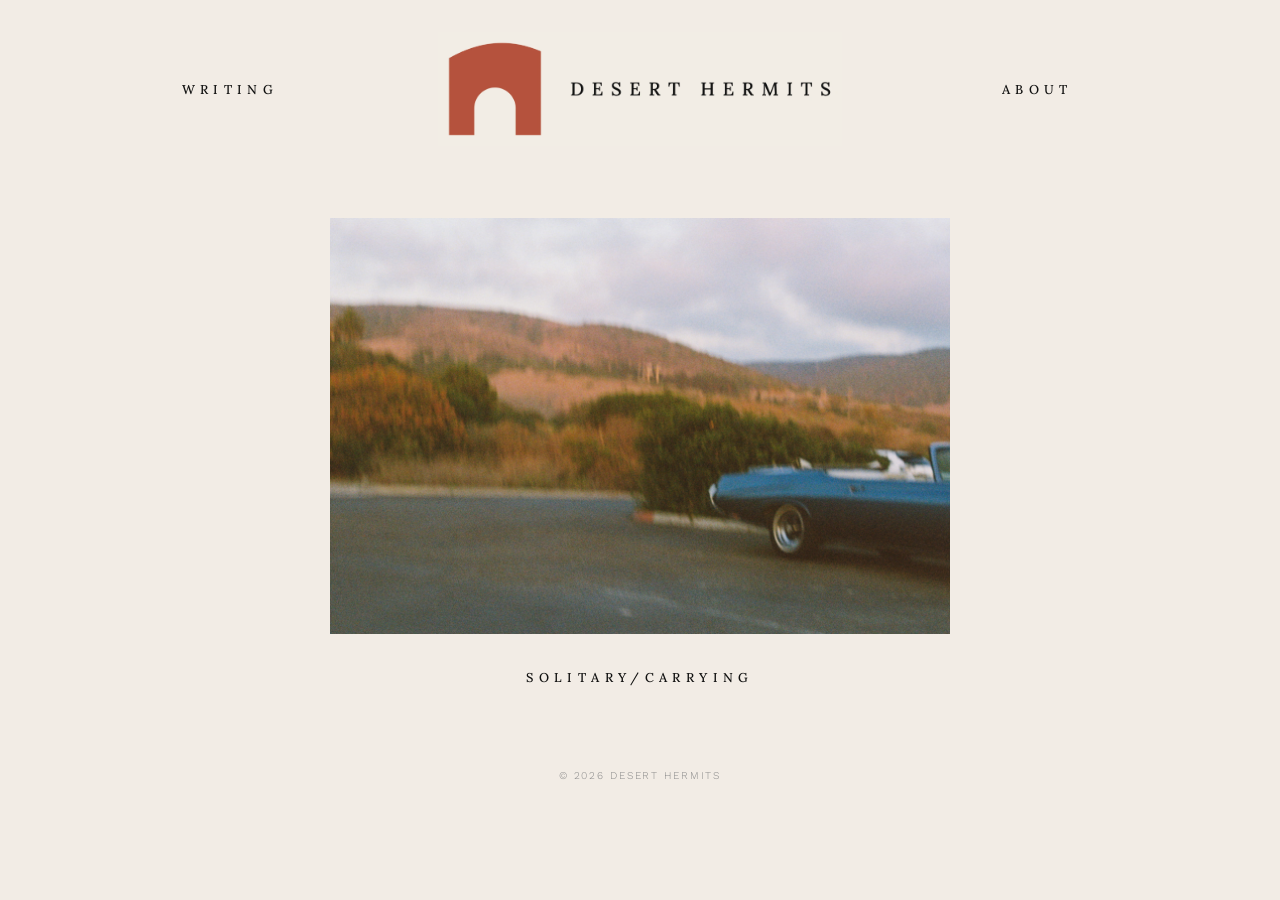
<file: index.html>
<!DOCTYPE html>
<html lang="en">
<head>
  <meta charset="UTF-8" />
  <meta name="viewport" content="width=device-width, initial-scale=1.0" />
  <title>DESERT HERMITS</title>
  <link rel="stylesheet" href="style.css" />
  <link rel="icon" type="image/png" href="images/favicon.png" />
</head>
<body>

  <header>
    <a href="stories.html" class="nav-link">Writing</a>
    <a href="index.html" class="logo-link">
      <picture>
      <source media="(max-width: 768px)" srcset="images/logo.png">
      <img src="images/logo.webp" alt="Desert Hermits" />
    </picture>
    </a>
    <a href="about.html" class="nav-link">About</a>
  <button class="nav-toggle" onclick="this.closest('header').classList.toggle('nav-open')">Menu</button>
  </header>

  <main>
    <!-- Replace src with your photo filename, e.g. src="images/car.jpg" -->
    <a href="stories.html">
      <img
        class="home-photo"
        src="images/car.jpg"
        alt="A photo"
      />
    </a>

    <p class="home-intro">
      <span class="tooltip-word">Solitary<span class="tooltip-content"><span class="dict-headword">Sol"i·ta·ry</span> <span class="dict-pron">(sŏl"ĭ·tā·rĭ)</span>, <em>a.</em> <span class="dict-etym">[L. <em>solitarius,</em> fr. <em>solus</em> alone. See <em>Sole, a.</em>]</span><span class="dict-def">Performed, passed, or endured alone.</span></span></span>/<span class="tooltip-word">Carrying<span class="tooltip-content"><span class="dict-headword">Car"ry·ing</span> <span class="dict-pron">(kăr"rĭ·ĭng)</span>, <em>pres. part. &amp; n.</em> <span class="dict-etym">[See <em>Carry, v. t.</em>]</span><span class="dict-def">The act or business of transporting from one place to another.</span></span></span>
    </p>
  </main>

  <footer>
    <p class="copyright">&copy; <span id="year"></span> Desert Hermits</p>
  </footer>
  <script>document.getElementById("year").textContent = new Date().getFullYear();</script>
</body>
</html>
</file>
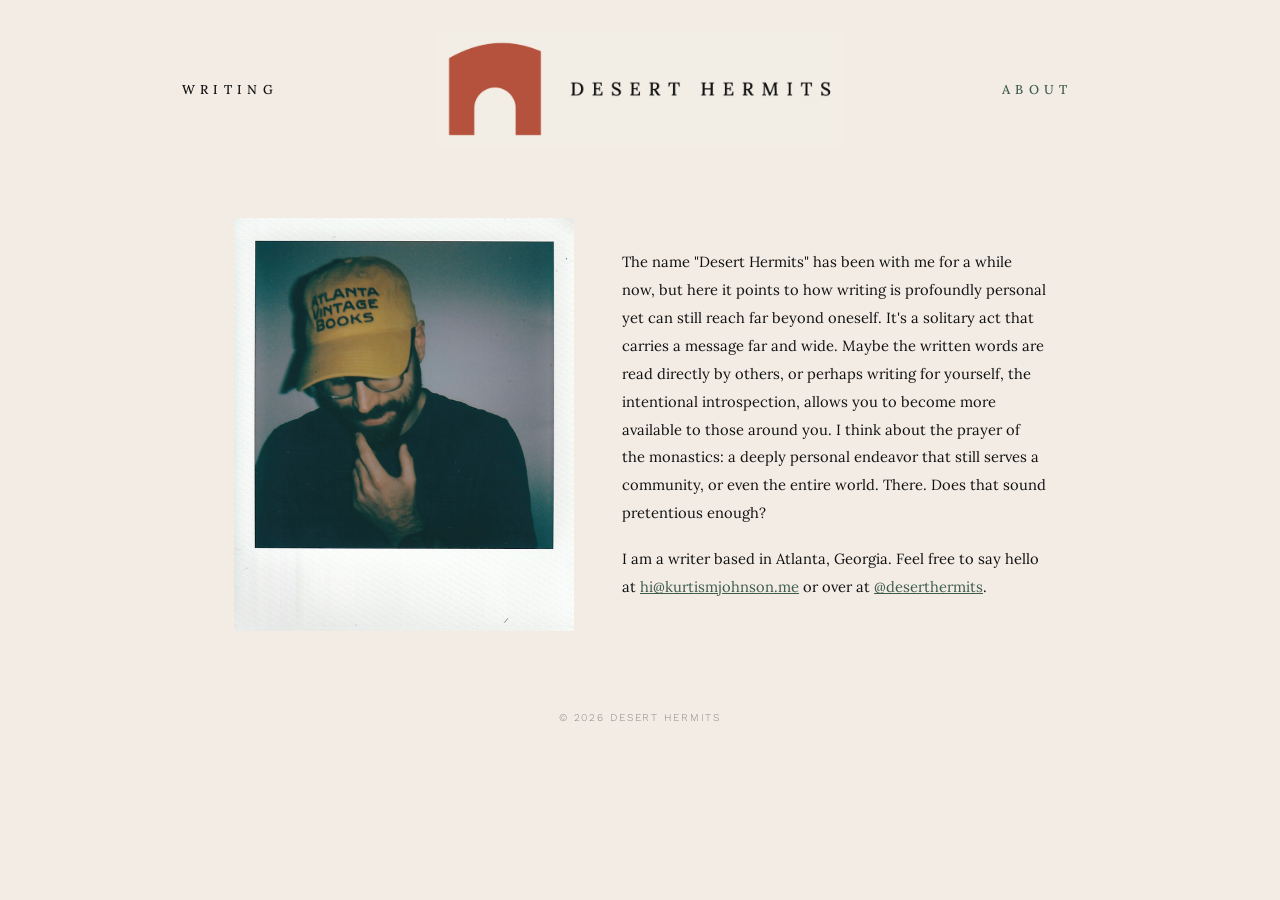
<file: about.html>
<!DOCTYPE html>
<html lang="en">
<head>
  <meta charset="UTF-8" />
  <meta name="viewport" content="width=device-width, initial-scale=1.0" />
  <title>ABOUT — DESERT HERMITS</title>
  <link rel="stylesheet" href="style.css" />
  <link rel="icon" type="image/png" href="images/favicon.png" />
</head>
<body>

  <header>
    <a href="stories.html" class="nav-link">Writing</a>
    <a href="index.html" class="logo-link">
      <picture>
      <source media="(max-width: 768px)" srcset="images/logo.png">
      <img src="images/logo.webp" alt="Desert Hermits" />
    </picture>
    </a>
    <a href="about.html" class="nav-link active">About</a>
  <button class="nav-toggle" onclick="this.closest('header').classList.toggle('nav-open')">Menu</button>
  </header>

  <main>
    <div class="about-section">
      <!-- Replace src with your photo filename, e.g. src="images/about-photo.jpg" -->
      <img
        class="about-photo"
        src="images/about-photo.jpg"
        alt="A photo of me"
      />

      <div class="about-text">
        <p>The name "Desert Hermits" has been with me for a while now, but here it points to how writing is profoundly personal yet can still reach far beyond oneself. It's a solitary act that carries a message far and wide. Maybe the written words are read directly by others, or perhaps writing for yourself, the intentional introspection, allows you to become more available to those around you. I think about the prayer of the monastics: a deeply personal endeavor that still serves a community, or even the entire world. There. Does that sound pretentious enough?</p>
        <p>I am a writer based in Atlanta, Georgia. Feel free to say hello at <a href="mailto:hi@kurtismjohnson.me">hi@kurtismjohnson.me</a> or over at <a href="https://instagram.com/deserthermits" target="_blank" rel="noopener">@deserthermits</a>.</p>
      </div>
    </div>
  </main>

  <footer>
    <p class="copyright">&copy; <span id="year"></span> Desert Hermits</p>
  </footer>
  <script>document.getElementById("year").textContent = new Date().getFullYear();</script>
</body>
</html>
</file>
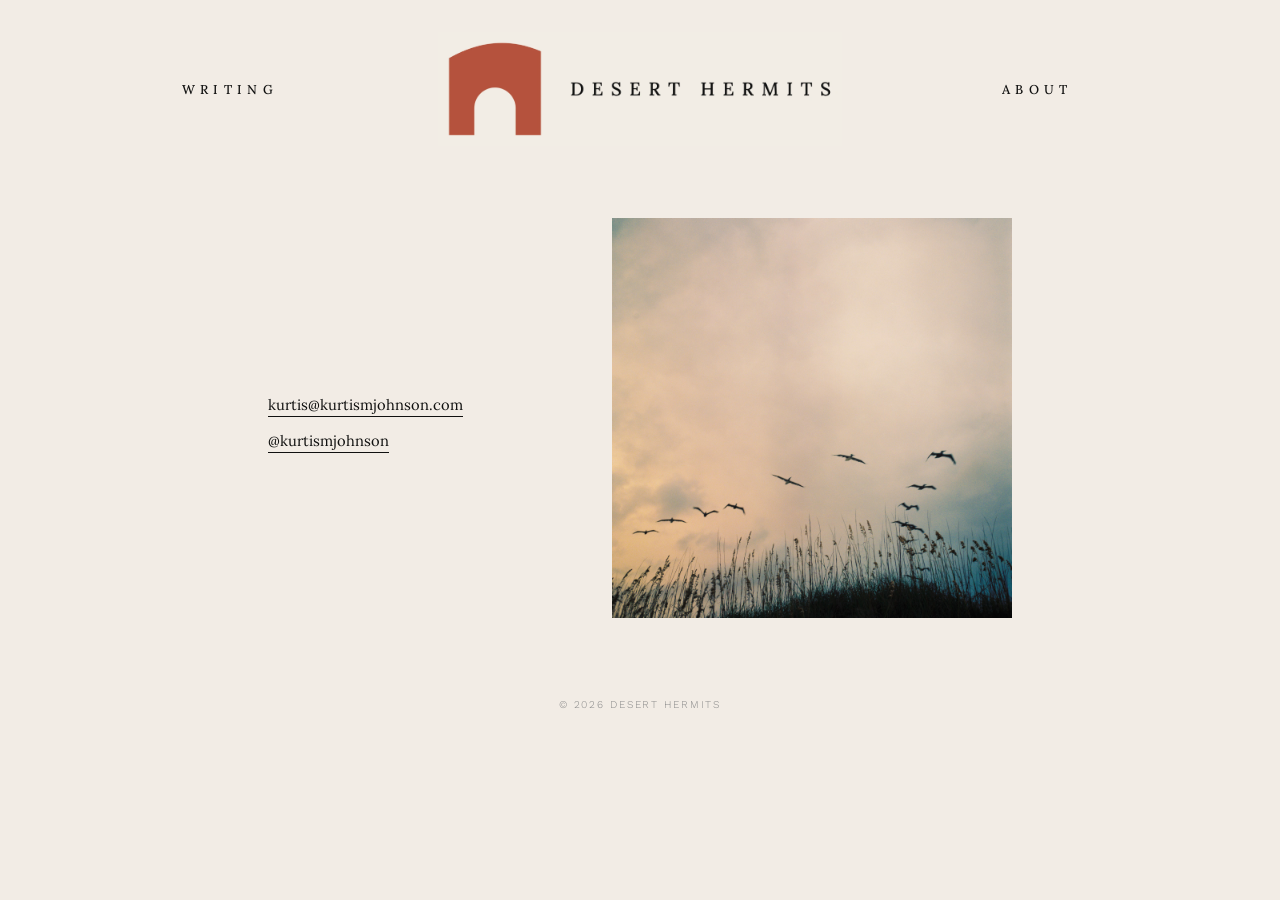
<file: contact.html>
<!DOCTYPE html>
<html lang="en">
<head>
  <meta charset="UTF-8" />
  <meta name="viewport" content="width=device-width, initial-scale=1.0" />
  <title>CONTACT — DESERT HERMITS</title>
  <link rel="stylesheet" href="style.css" />
  <link rel="icon" type="image/png" href="images/favicon.png" />
</head>
<body>

  <header>
    <a href="stories.html" class="nav-link">Writing</a>
    <a href="index.html" class="logo-link">
      <picture>
      <source media="(max-width: 768px)" srcset="images/logo.png">
      <img src="images/logo.webp" alt="Desert Hermits" />
    </picture>
    </a>
    <a href="about.html" class="nav-link">About</a>
  <button class="nav-toggle" onclick="this.closest('header').classList.toggle('nav-open')">Menu</button>
  </header>

  <main>
    <div class="contact-layout">
      <ul class="contact-links">
        <li><a href="mailto:kurtis@kurtismjohnson.com">kurtis@kurtismjohnson.com</a></li>
        <li><a href="https://instagram.com/kurtismjohnson" target="_blank" rel="noopener">@kurtismjohnson</a></li>
      </ul>
      <img class="contact-photo" src="images/contact-photo.jpg" alt="Add a description of this photo here" />
    </div>
  </main>

  <footer>
    <p class="copyright">&copy; <span id="year"></span> Desert Hermits</p>
  </footer>
  <script>document.getElementById("year").textContent = new Date().getFullYear();</script>
</body>
</html>
</file>
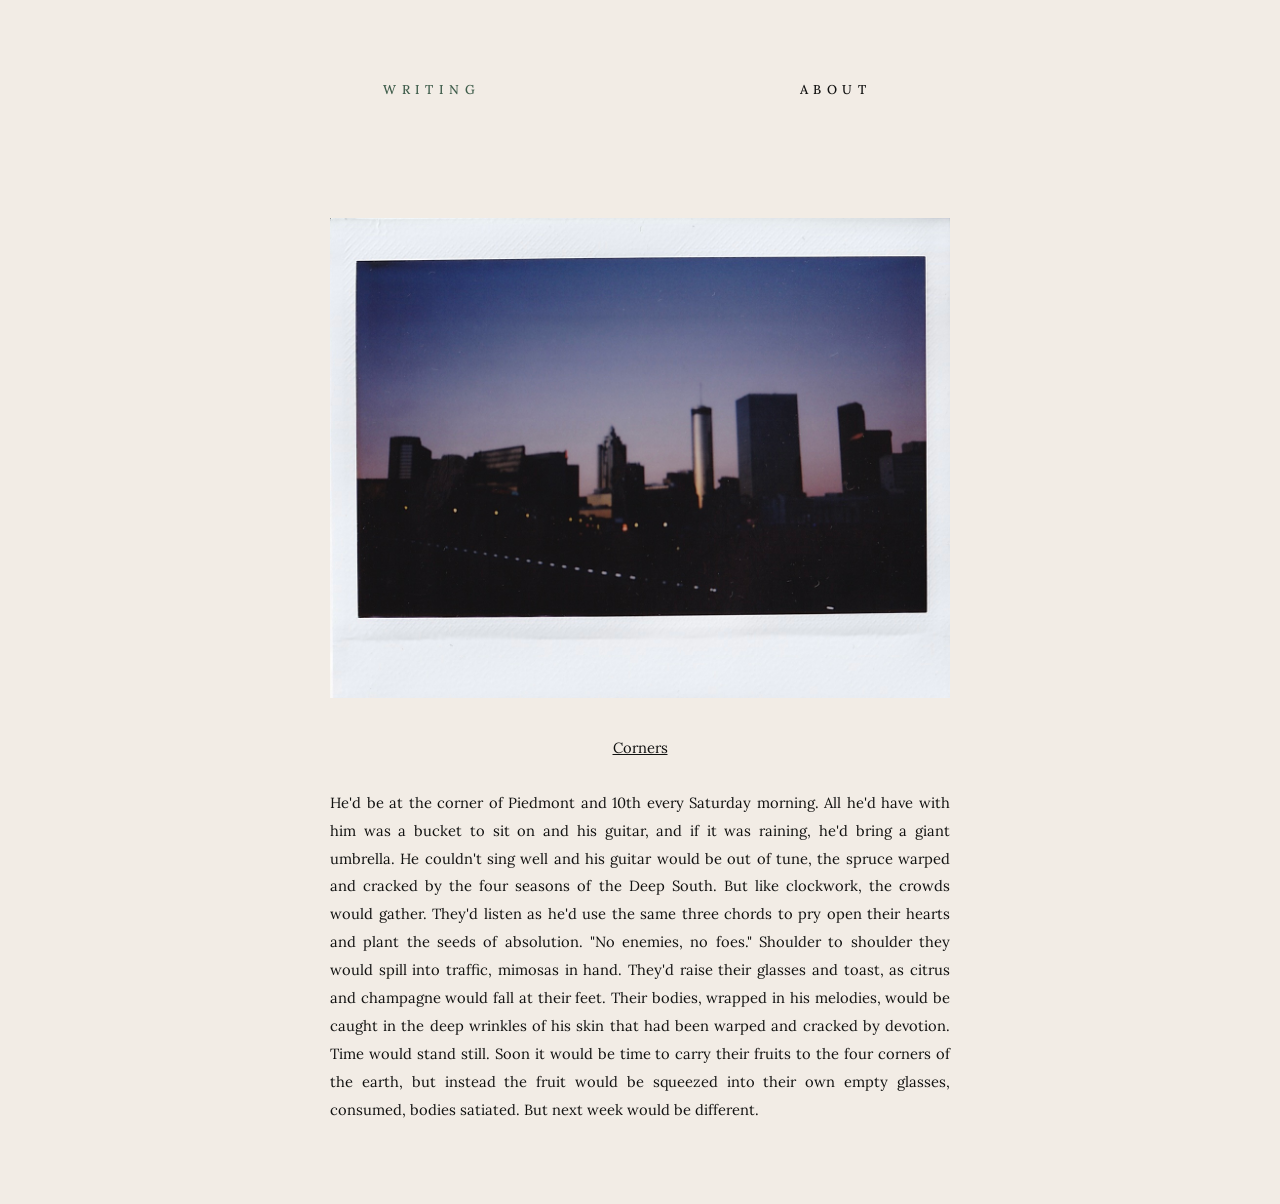
<file: corners.html>
<!DOCTYPE html>
<html lang="en">
<head>
  <meta charset="UTF-8" />
  <meta name="viewport" content="width=device-width, initial-scale=1.0" />
  <title>Corners — Desert Hermits</title>
  <link rel="stylesheet" href="style.css" />
  <link rel="icon" type="image/png" href="images/favicon.png" />
</head>
<body>

  <header>
    <a href="stories.html" class="nav-link active">Writing</a>
    <a href="index.html" class="logo-link">
      <picture>
      <source media="(max-width: 768px)" srcset="images/logo.png">
      <img src="images/logo.webp" alt="Desert Hermits" />
    </picture>
    </a>
    <a href="about.html" class="nav-link">About</a>
  <button class="nav-toggle" onclick="this.closest('header').classList.toggle('nav-open')">Menu</button>
  </header>

  <main>
    <img class="story-photo" src="images/corners-photo.jpg" alt="Add a description of this photo here" />

    <div class="story-body">
      <h1 class="story-title">Corners</h1>

      <p class="no-indent">He'd be at the corner of Piedmont and 10th every Saturday morning. All he'd have with him was a bucket to sit on and his guitar, and if it was raining, he'd bring a giant umbrella. He couldn't sing well and his guitar would be out of tune, the spruce warped and cracked by the four seasons of the Deep South. But like clockwork, the crowds would gather. They'd listen as he'd use the same three chords to pry open their hearts and plant the seeds of absolution. "No enemies, no foes." Shoulder to shoulder they would spill into traffic, mimosas in hand. They'd raise their glasses and toast, as citrus and champagne would fall at their feet. Their bodies, wrapped in his melodies, would be caught in the deep wrinkles of his skin that had been warped and cracked by devotion. Time would stand still. Soon it would be time to carry their fruits to the four corners of the earth, but instead the fruit would be squeezed into their own empty glasses, consumed, bodies satiated. But next week would be different.</p>

    </div>
  </main>

</body>
</html>
</file>
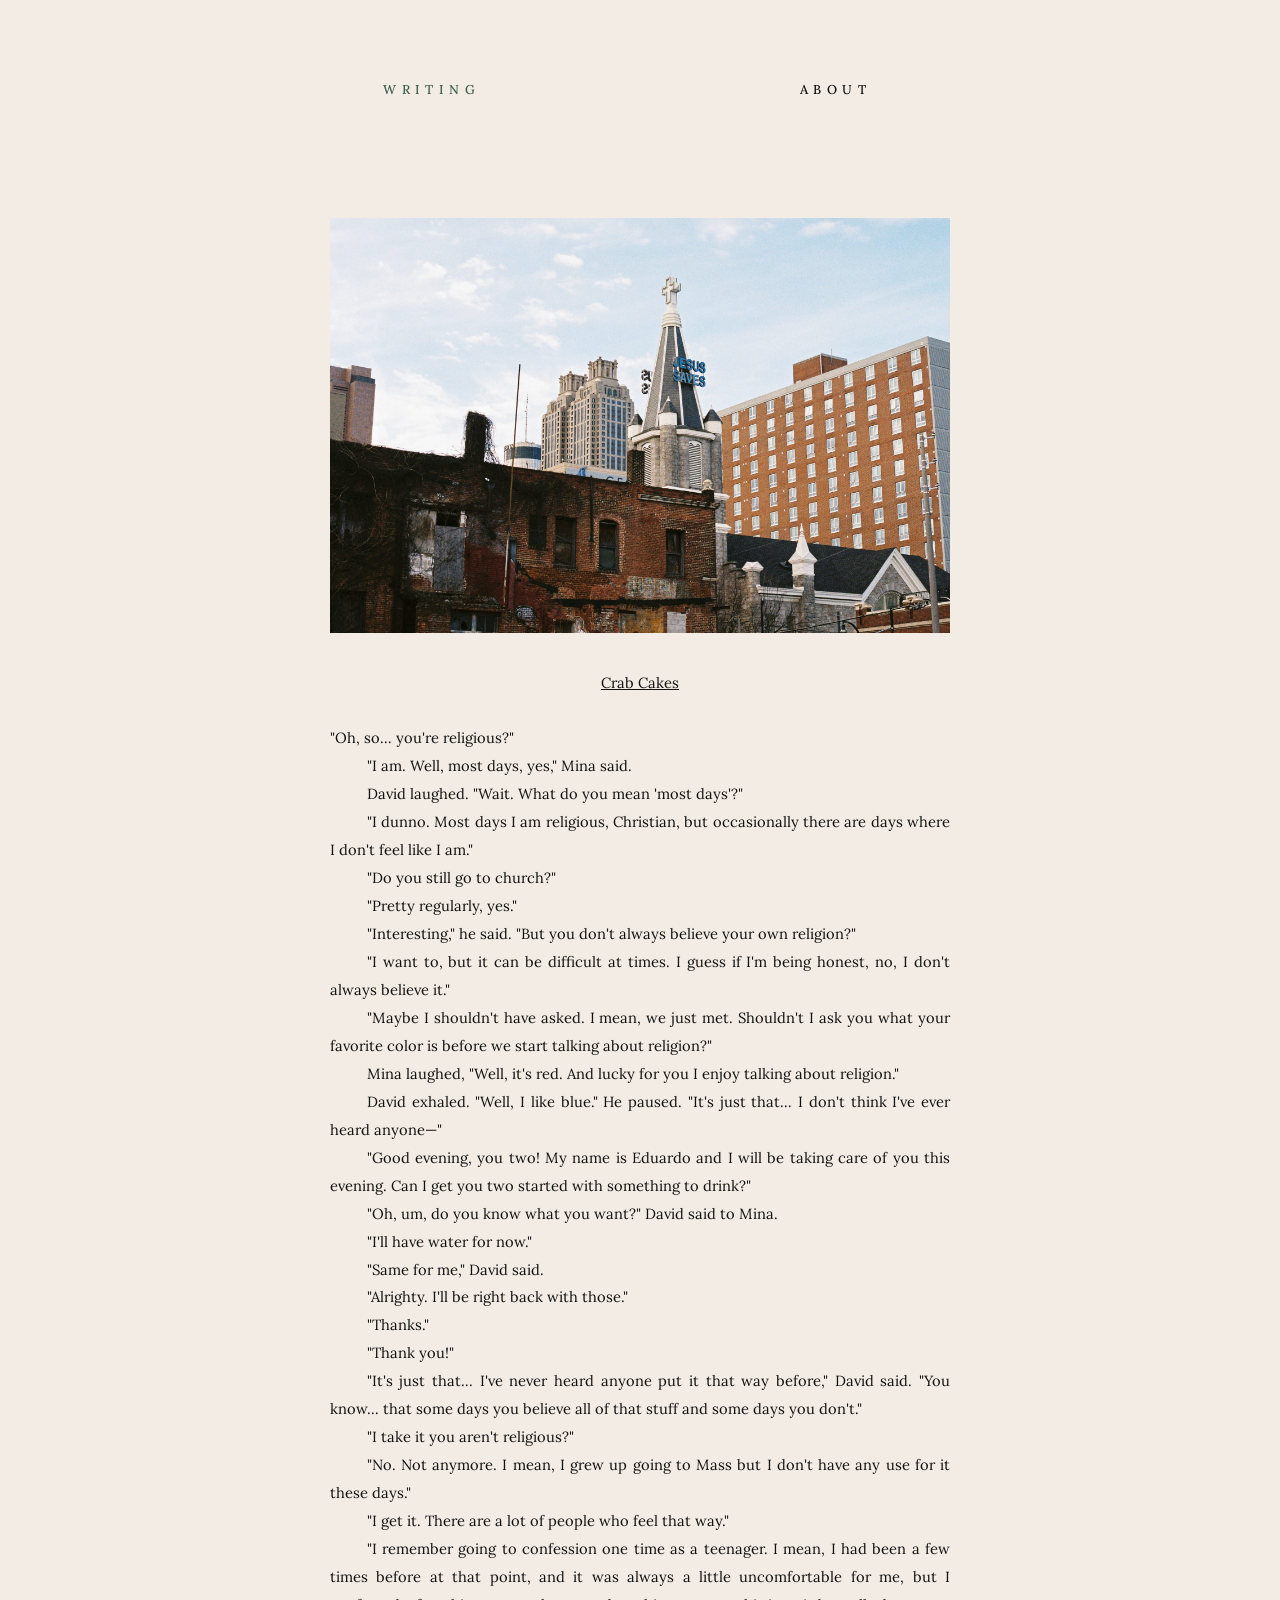
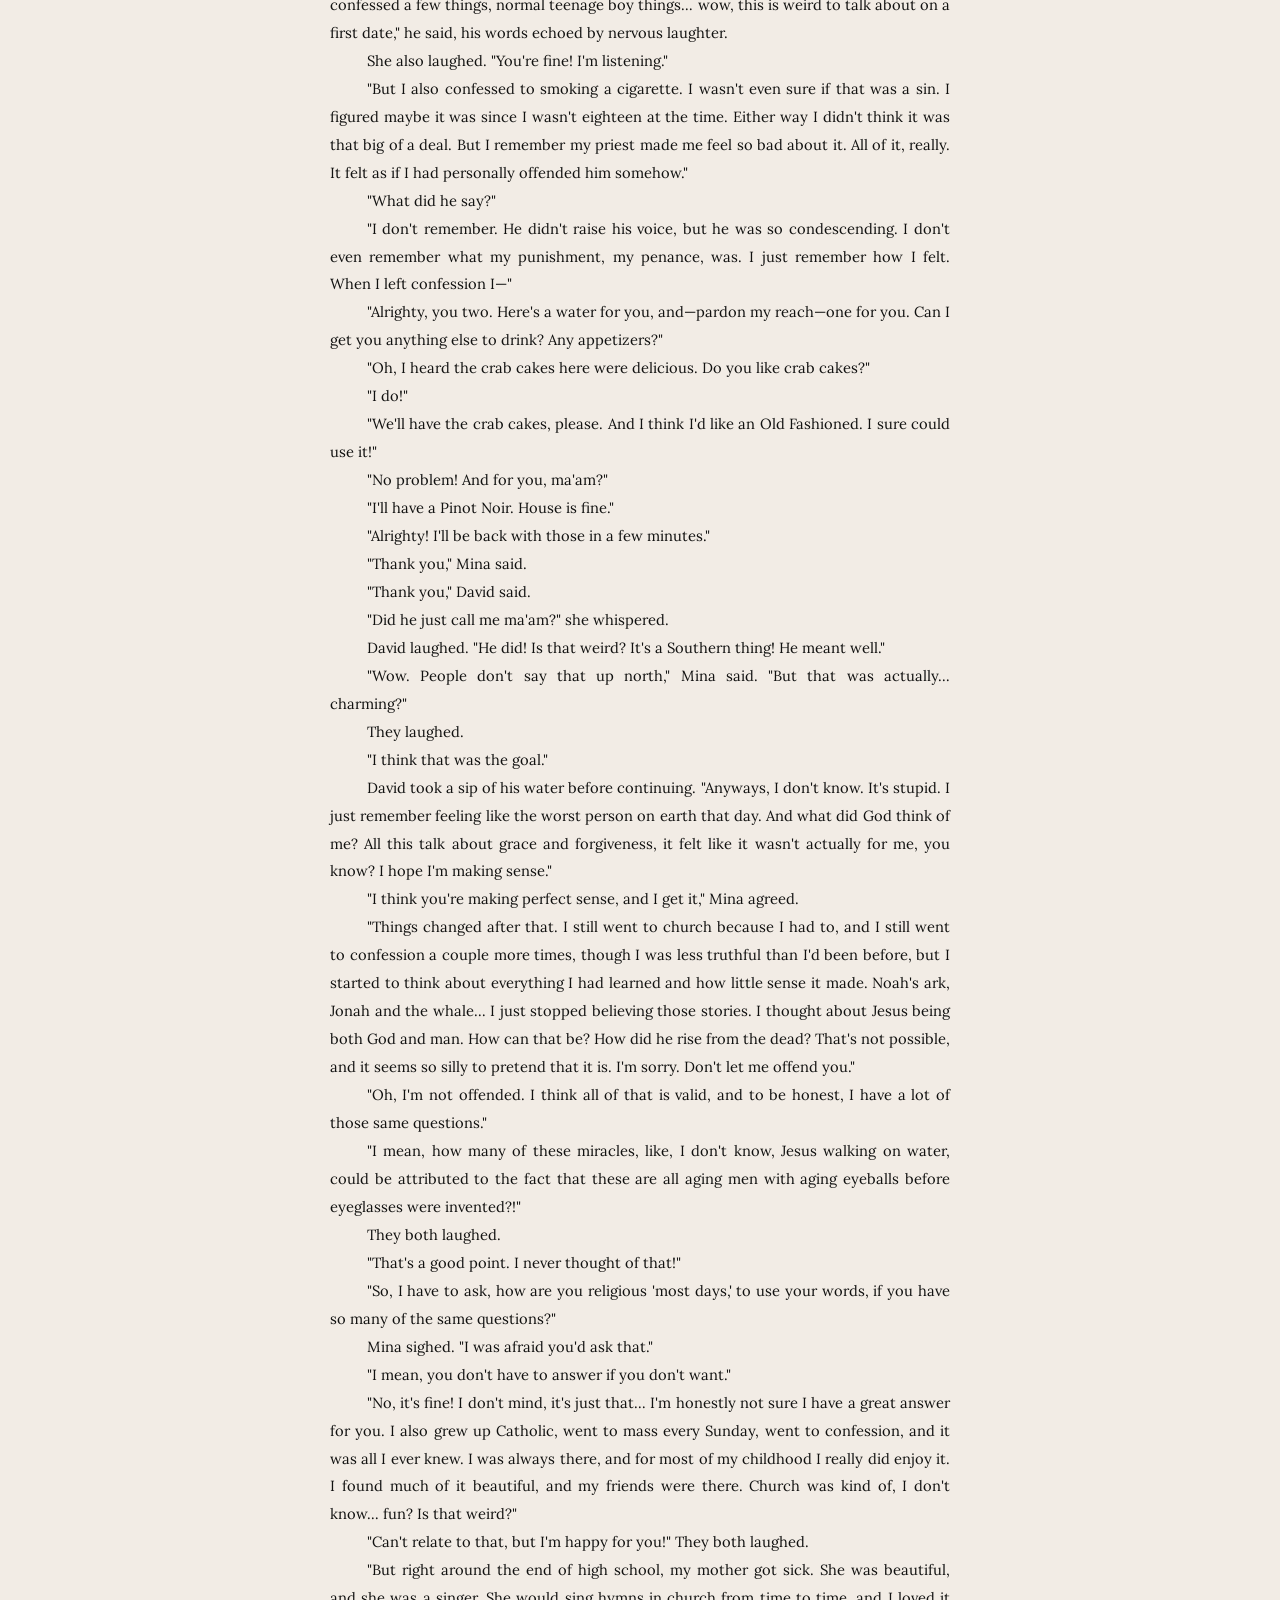
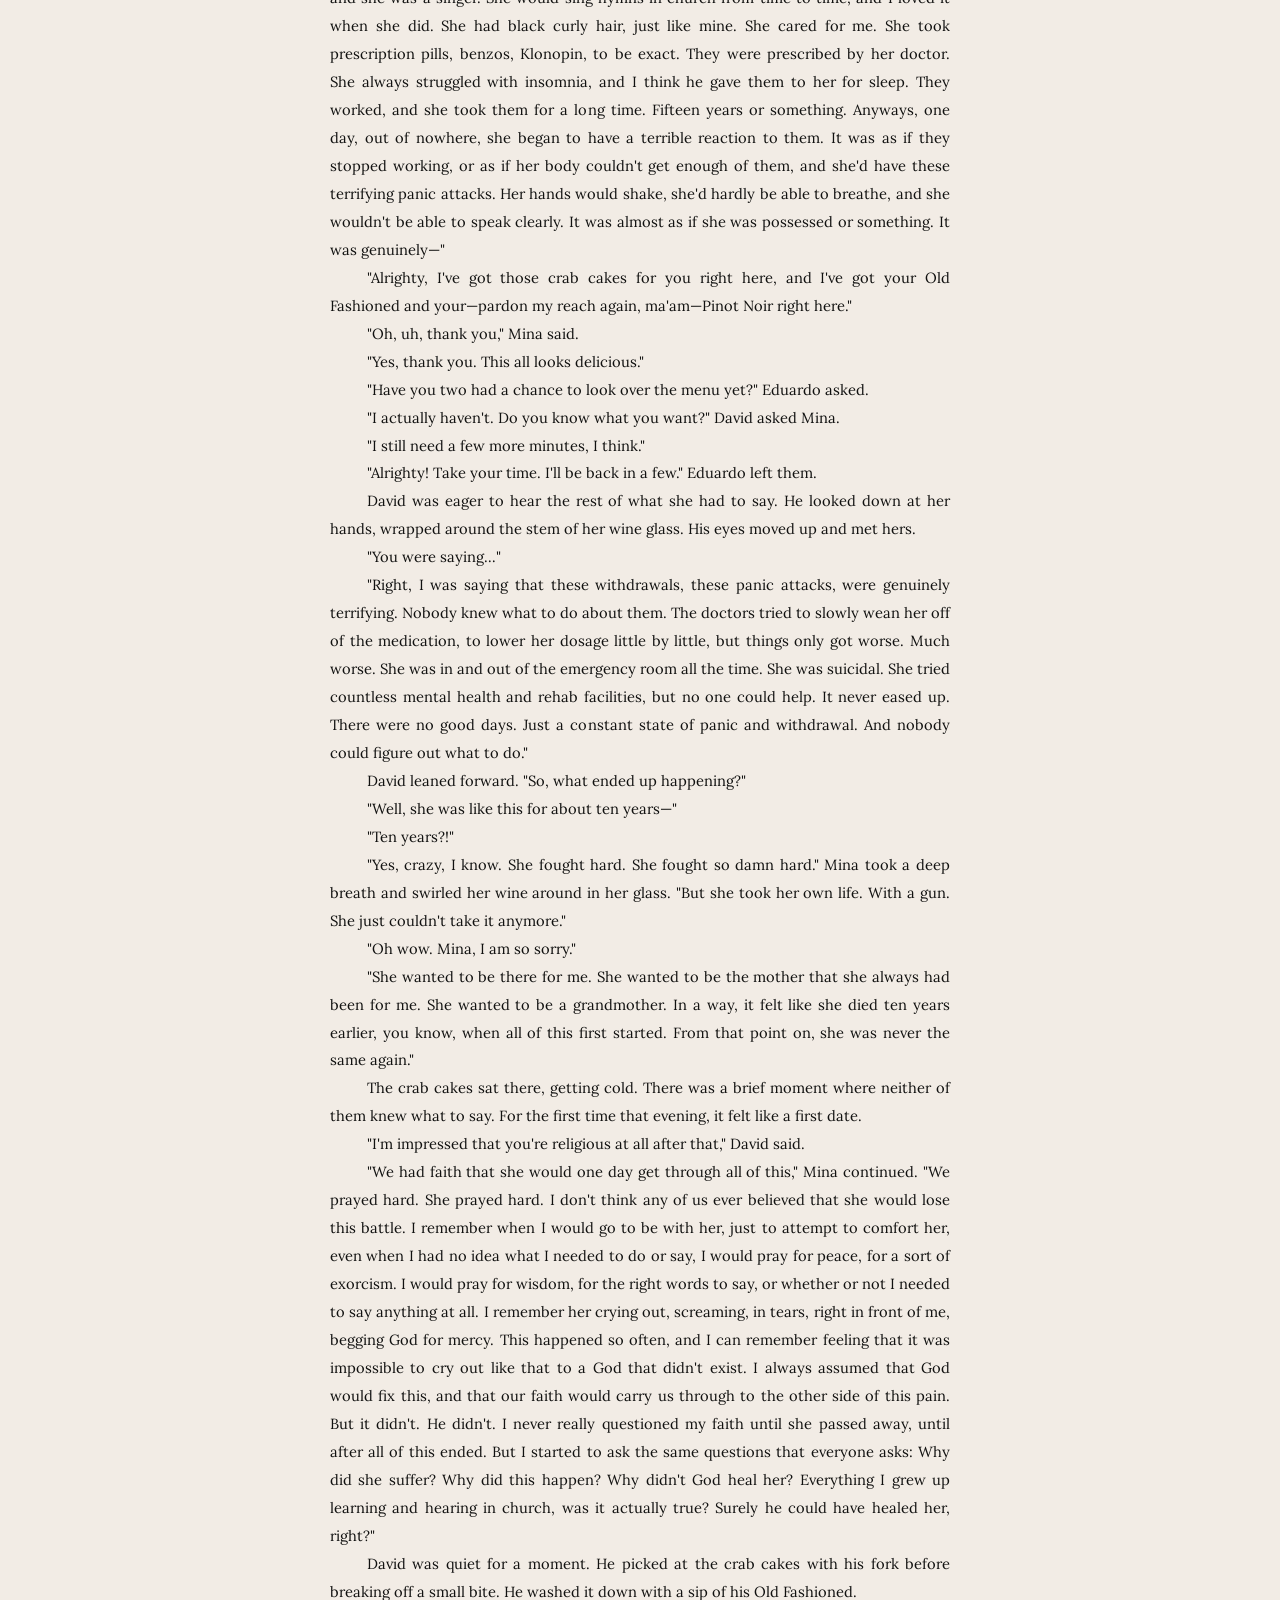
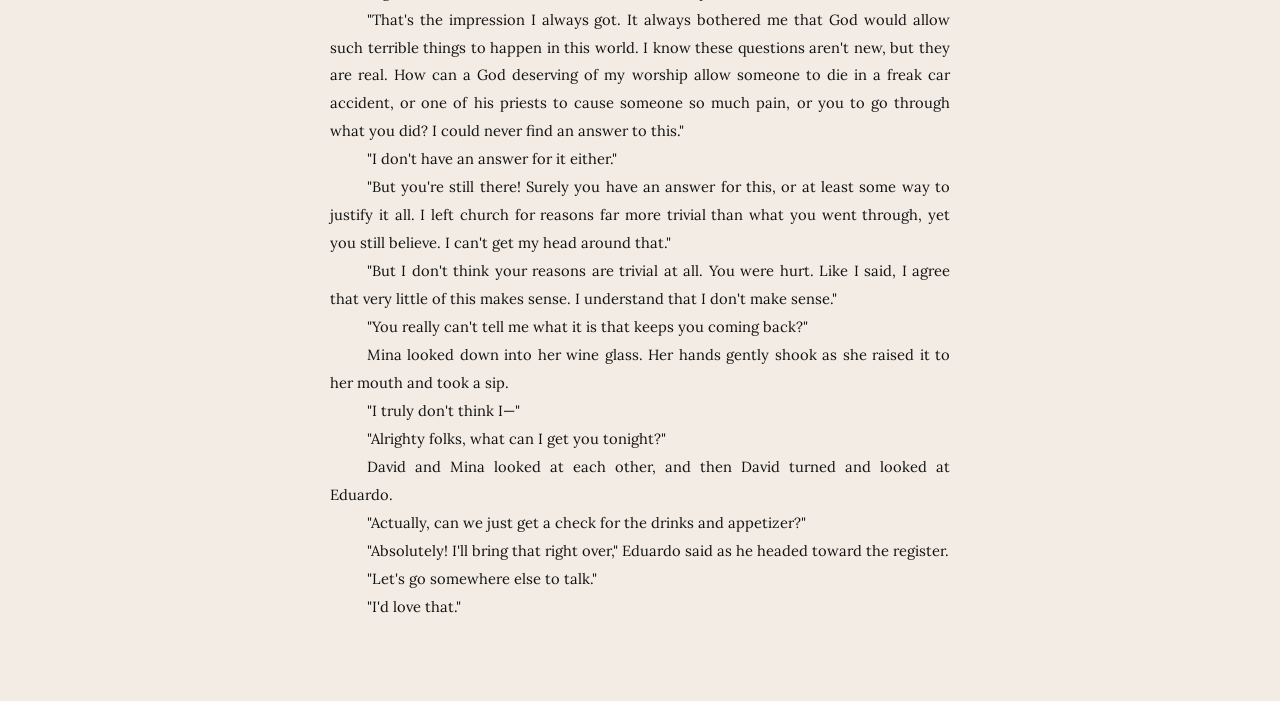
<file: crab-cakes.html>
<!DOCTYPE html>
<html lang="en">
<head>
  <meta charset="UTF-8" />
  <meta name="viewport" content="width=device-width, initial-scale=1.0" />
  <title>Crab Cakes — Desert Hermits</title>
  <link rel="stylesheet" href="style.css" />
  <link rel="icon" type="image/png" href="images/favicon.png" />
</head>
<body>

  <header>
    <a href="stories.html" class="nav-link active">Writing</a>
    <a href="index.html" class="logo-link">
      <picture>
      <source media="(max-width: 768px)" srcset="images/logo.png">
      <img src="images/logo.webp" alt="Desert Hermits" />
    </picture>
    </a>
    <a href="about.html" class="nav-link">About</a>
  <button class="nav-toggle" onclick="this.closest('header').classList.toggle('nav-open')">Menu</button>
  </header>

  <main>
    <img class="story-photo" src="images/crab-cakes-photo.jpg" alt="Add a description of this photo here" />

    <div class="story-body">
      <h1 class="story-title">Crab Cakes</h1>

      <p class="no-indent">"Oh, so… you're religious?"</p>

      <p>"I am. Well, most days, yes," Mina said.</p>

      <p>David laughed. "Wait. What do you mean 'most days'?"</p>

      <p>"I dunno. Most days I am religious, Christian, but occasionally there are days where I don't feel like I am."</p>

      <p>"Do you still go to church?"</p>

      <p>"Pretty regularly, yes."</p>

      <p>"Interesting," he said. "But you don't always believe your own religion?"</p>

      <p>"I want to, but it can be difficult at times. I guess if I'm being honest, no, I don't always believe it."</p>

      <p>"Maybe I shouldn't have asked. I mean, we just met. Shouldn't I ask you what your favorite color is before we start talking about religion?"</p>

      <p>Mina laughed, "Well, it's red. And lucky for you I enjoy talking about religion."</p>

      <p>David exhaled. "Well, I like blue." He paused. "It's just that… I don't think I've ever heard anyone—"</p>

      <p>"Good evening, you two! My name is Eduardo and I will be taking care of you this evening. Can I get you two started with something to drink?"</p>

      <p>"Oh, um, do you know what you want?" David said to Mina.</p>

      <p>"I'll have water for now."</p>

      <p>"Same for me," David said.</p>

      <p>"Alrighty. I'll be right back with those."</p>

      <p>"Thanks."</p>

      <p>"Thank you!"</p>

      <p>"It's just that… I've never heard anyone put it that way before," David said. "You know… that some days you believe all of that stuff and some days you don't."</p>

      <p>"I take it you aren't religious?"</p>

      <p>"No. Not anymore. I mean, I grew up going to Mass but I don't have any use for it these days."</p>

      <p>"I get it. There are a lot of people who feel that way."</p>

      <p>"I remember going to confession one time as a teenager. I mean, I had been a few times before at that point, and it was always a little uncomfortable for me, but I confessed a few things, normal teenage boy things… wow, this is weird to talk about on a first date," he said, his words echoed by nervous laughter.</p>

      <p>She also laughed. "You're fine! I'm listening."</p>

      <p>"But I also confessed to smoking a cigarette. I wasn't even sure if that was a sin. I figured maybe it was since I wasn't eighteen at the time. Either way I didn't think it was that big of a deal. But I remember my priest made me feel so bad about it. All of it, really. It felt as if I had personally offended him somehow."</p>

      <p>"What did he say?"</p>

      <p>"I don't remember. He didn't raise his voice, but he was so condescending. I don't even remember what my punishment, my penance, was. I just remember how I felt. When I left confession I—"</p>

      <p>"Alrighty, you two. Here's a water for you, and—pardon my reach—one for you. Can I get you anything else to drink? Any appetizers?"</p>

      <p>"Oh, I heard the crab cakes here were delicious. Do you like crab cakes?"</p>

      <p>"I do!"</p>

      <p>"We'll have the crab cakes, please. And I think I'd like an Old Fashioned. I sure could use it!"</p>

      <p>"No problem! And for you, ma'am?"</p>

      <p>"I'll have a Pinot Noir. House is fine."</p>

      <p>"Alrighty! I'll be back with those in a few minutes."</p>

      <p>"Thank you," Mina said.</p>

      <p>"Thank you," David said.</p>

      <p>"Did he just call me ma'am?" she whispered.</p>

      <p>David laughed. "He did! Is that weird? It's a Southern thing! He meant well."</p>

      <p>"Wow. People don't say that up north," Mina said. "But that was actually… charming?"</p>

      <p>They laughed.</p>

      <p>"I think that was the goal."</p>

      <p>David took a sip of his water before continuing. "Anyways, I don't know. It's stupid. I just remember feeling like the worst person on earth that day. And what did God think of me? All this talk about grace and forgiveness, it felt like it wasn't actually for me, you know? I hope I'm making sense."</p>

      <p>"I think you're making perfect sense, and I get it," Mina agreed.</p>

      <p>"Things changed after that. I still went to church because I had to, and I still went to confession a couple more times, though I was less truthful than I'd been before, but I started to think about everything I had learned and how little sense it made. Noah's ark, Jonah and the whale… I just stopped believing those stories. I thought about Jesus being both God and man. How can that be? How did he rise from the dead? That's not possible, and it seems so silly to pretend that it is. I'm sorry. Don't let me offend you."</p>

      <p>"Oh, I'm not offended. I think all of that is valid, and to be honest, I have a lot of those same questions."</p>

      <p>"I mean, how many of these miracles, like, I don't know, Jesus walking on water, could be attributed to the fact that these are all aging men with aging eyeballs before eyeglasses were invented?!"</p>

      <p>They both laughed.</p>

      <p>"That's a good point. I never thought of that!"</p>

      <p>"So, I have to ask, how are you religious 'most days,' to use your words, if you have so many of the same questions?"</p>

      <p>Mina sighed. "I was afraid you'd ask that."</p>

      <p>"I mean, you don't have to answer if you don't want."</p>

      <p>"No, it's fine! I don't mind, it's just that… I'm honestly not sure I have a great answer for you. I also grew up Catholic, went to mass every Sunday, went to confession, and it was all I ever knew. I was always there, and for most of my childhood I really did enjoy it. I found much of it beautiful, and my friends were there. Church was kind of, I don't know… fun? Is that weird?"</p>

      <p>"Can't relate to that, but I'm happy for you!" They both laughed.</p>

      <p>"But right around the end of high school, my mother got sick. She was beautiful, and she was a singer. She would sing hymns in church from time to time, and I loved it when she did. She had black curly hair, just like mine. She cared for me. She took prescription pills, benzos, Klonopin, to be exact. They were prescribed by her doctor. She always struggled with insomnia, and I think he gave them to her for sleep. They worked, and she took them for a long time. Fifteen years or something. Anyways, one day, out of nowhere, she began to have a terrible reaction to them. It was as if they stopped working, or as if her body couldn't get enough of them, and she'd have these terrifying panic attacks. Her hands would shake, she'd hardly be able to breathe, and she wouldn't be able to speak clearly. It was almost as if she was possessed or something. It was genuinely—"</p>

      <p>"Alrighty, I've got those crab cakes for you right here, and I've got your Old Fashioned and your—pardon my reach again, ma'am—Pinot Noir right here."</p>

      <p>"Oh, uh, thank you," Mina said.</p>

      <p>"Yes, thank you. This all looks delicious."</p>

      <p>"Have you two had a chance to look over the menu yet?" Eduardo asked.</p>

      <p>"I actually haven't. Do you know what you want?" David asked Mina.</p>

      <p>"I still need a few more minutes, I think."</p>

      <p>"Alrighty! Take your time. I'll be back in a few." Eduardo left them.</p>

      <p>David was eager to hear the rest of what she had to say. He looked down at her hands, wrapped around the stem of her wine glass. His eyes moved up and met hers.</p>

      <p>"You were saying…"</p>

      <p>"Right, I was saying that these withdrawals, these panic attacks, were genuinely terrifying. Nobody knew what to do about them. The doctors tried to slowly wean her off of the medication, to lower her dosage little by little, but things only got worse. Much worse. She was in and out of the emergency room all the time. She was suicidal. She tried countless mental health and rehab facilities, but no one could help. It never eased up. There were no good days. Just a constant state of panic and withdrawal. And nobody could figure out what to do."</p>

      <p>David leaned forward. "So, what ended up happening?"</p>

      <p>"Well, she was like this for about ten years—"</p>

      <p>"Ten years?!"</p>

      <p>"Yes, crazy, I know. She fought hard. She fought so damn hard." Mina took a deep breath and swirled her wine around in her glass. "But she took her own life. With a gun. She just couldn't take it anymore."</p>

      <p>"Oh wow. Mina, I am so sorry."</p>

      <p>"She wanted to be there for me. She wanted to be the mother that she always had been for me. She wanted to be a grandmother. In a way, it felt like she died ten years earlier, you know, when all of this first started. From that point on, she was never the same again."</p>

      <p>The crab cakes sat there, getting cold. There was a brief moment where neither of them knew what to say. For the first time that evening, it felt like a first date.</p>

      <p>"I'm impressed that you're religious at all after that," David said.</p>

      <p>"We had faith that she would one day get through all of this," Mina continued. "We prayed hard. She prayed hard. I don't think any of us ever believed that she would lose this battle. I remember when I would go to be with her, just to attempt to comfort her, even when I had no idea what I needed to do or say, I would pray for peace, for a sort of exorcism. I would pray for wisdom, for the right words to say, or whether or not I needed to say anything at all. I remember her crying out, screaming, in tears, right in front of me, begging God for mercy. This happened so often, and I can remember feeling that it was impossible to cry out like that to a God that didn't exist. I always assumed that God would fix this, and that our faith would carry us through to the other side of this pain. But it didn't. He didn't. I never really questioned my faith until she passed away, until after all of this ended. But I started to ask the same questions that everyone asks: Why did she suffer? Why did this happen? Why didn't God heal her? Everything I grew up learning and hearing in church, was it actually true? Surely he could have healed her, right?"</p>

      <p>David was quiet for a moment. He picked at the crab cakes with his fork before breaking off a small bite. He washed it down with a sip of his Old Fashioned.</p>

      <p>"That's the impression I always got. It always bothered me that God would allow such terrible things to happen in this world. I know these questions aren't new, but they are real. How can a God deserving of my worship allow someone to die in a freak car accident, or one of his priests to cause someone so much pain, or you to go through what you did? I could never find an answer to this."</p>

      <p>"I don't have an answer for it either."</p>

      <p>"But you're still there! Surely you have an answer for this, or at least some way to justify it all. I left church for reasons far more trivial than what you went through, yet you still believe. I can't get my head around that."</p>

      <p>"But I don't think your reasons are trivial at all. You were hurt. Like I said, I agree that very little of this makes sense. I understand that I don't make sense."</p>

      <p>"You really can't tell me what it is that keeps you coming back?"</p>

      <p>Mina looked down into her wine glass. Her hands gently shook as she raised it to her mouth and took a sip.</p>

      <p>"I truly don't think I—"</p>

      <p>"Alrighty folks, what can I get you tonight?"</p>

      <p>David and Mina looked at each other, and then David turned and looked at Eduardo.</p>

      <p>"Actually, can we just get a check for the drinks and appetizer?"</p>

      <p>"Absolutely! I'll bring that right over," Eduardo said as he headed toward the register.</p>

      <p>"Let's go somewhere else to talk."</p>

      <p>"I'd love that."</p>

    </div>
  </main>

</body>
</html>
</file>
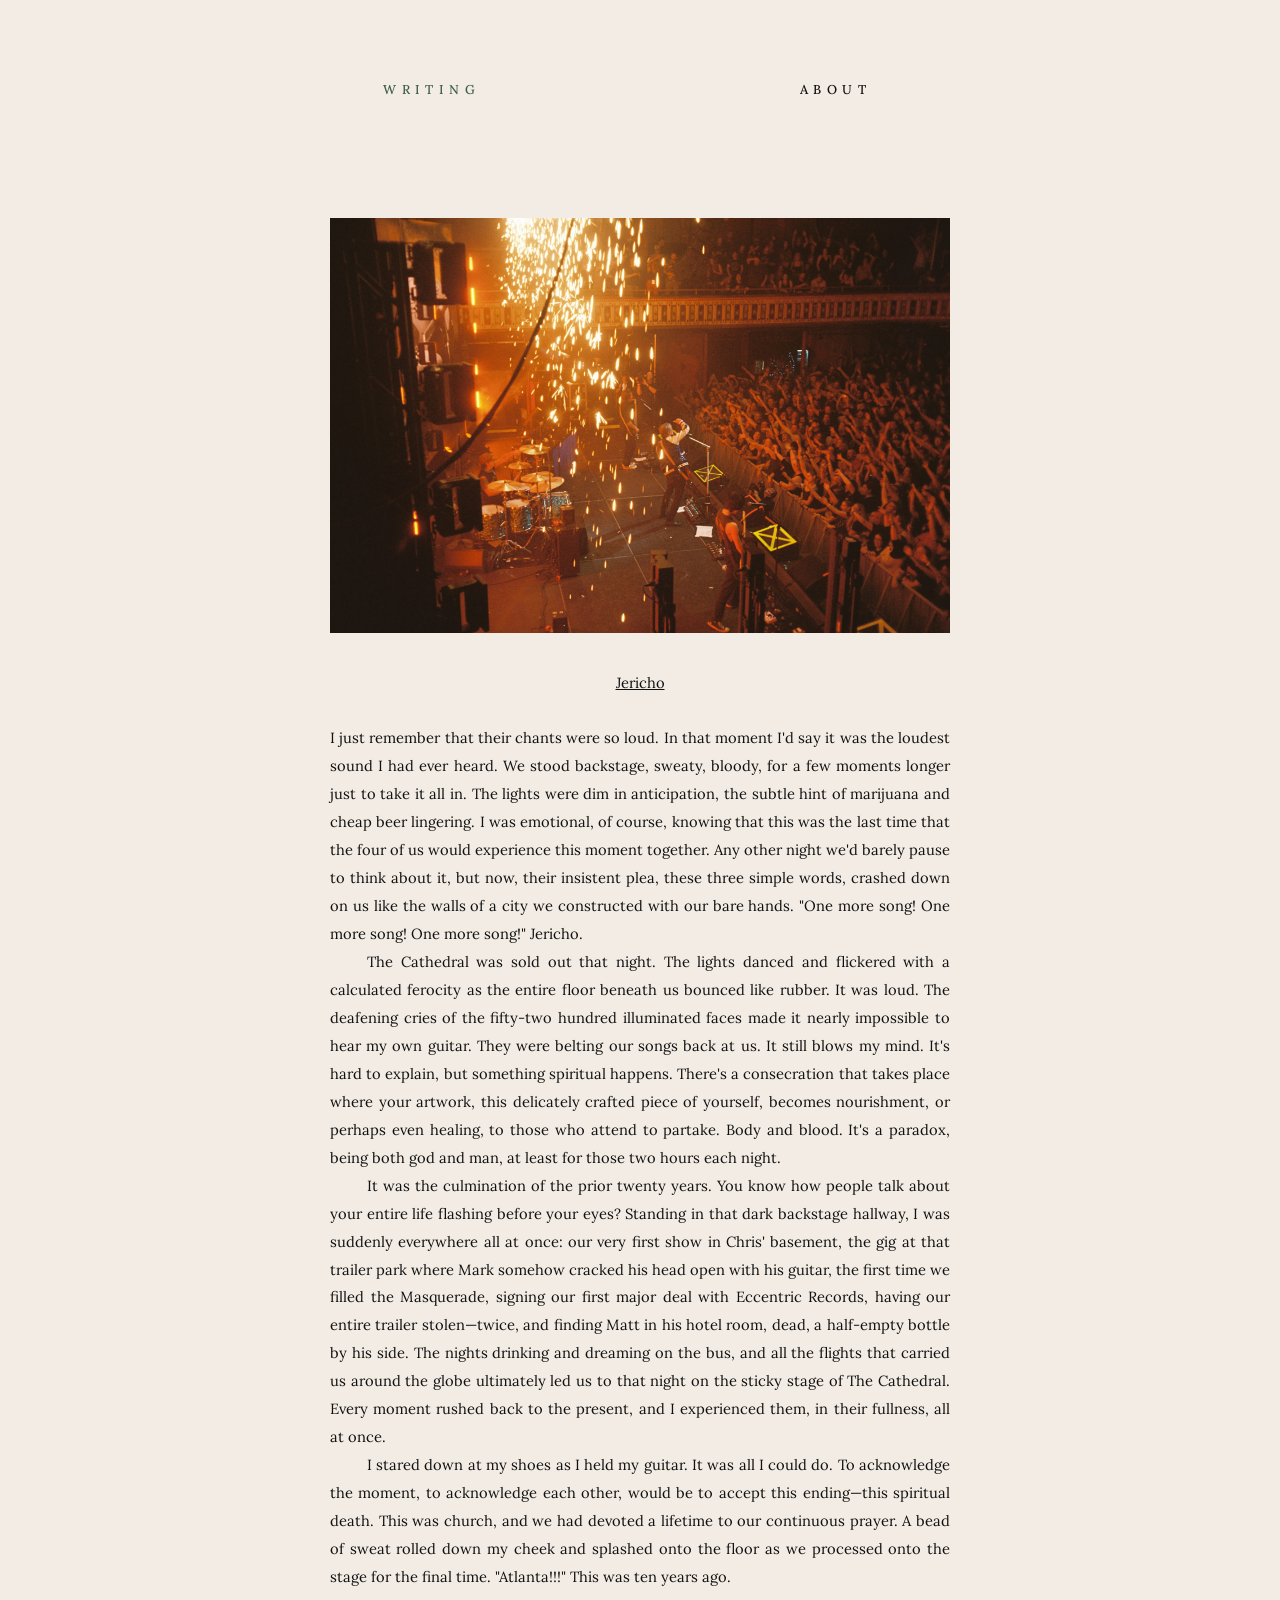
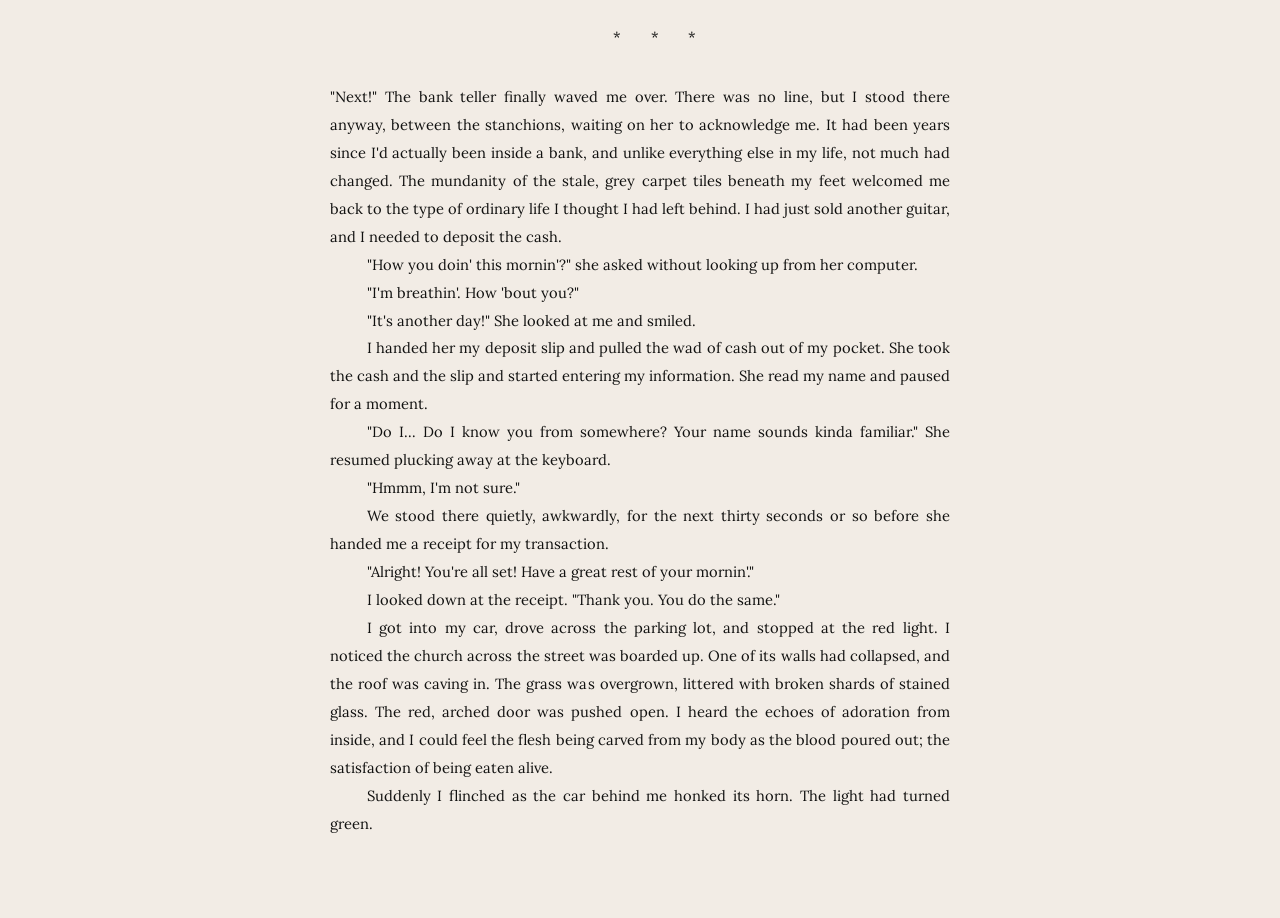
<file: jericho.html>
<!DOCTYPE html>
<html lang="en">
<head>
  <meta charset="UTF-8" />
  <meta name="viewport" content="width=device-width, initial-scale=1.0" />
  <title>Jericho — Desert Hermits</title>
  <link rel="stylesheet" href="style.css" />
  <link rel="icon" type="image/png" href="images/favicon.png" />
</head>
<body>

  <header>
    <a href="stories.html" class="nav-link active">Writing</a>
    <a href="index.html" class="logo-link">
      <picture>
      <source media="(max-width: 768px)" srcset="images/logo.png">
      <img src="images/logo.webp" alt="Desert Hermits" />
    </picture>
    </a>
    <a href="about.html" class="nav-link">About</a>
  <button class="nav-toggle" onclick="this.closest('header').classList.toggle('nav-open')">Menu</button>
  </header>

  <main>
    <img class="story-photo" src="images/jericho.jpg" alt="a rock band performing a concert" />

    <div class="story-body">
      <h1 class="story-title">Jericho</h1>

      <p class="no-indent">I just remember that their chants were so loud. In that moment I'd say it was the loudest sound I had ever heard. We stood backstage, sweaty, bloody, for a few moments longer just to take it all in. The lights were dim in anticipation, the subtle hint of marijuana and cheap beer lingering. I was emotional, of course, knowing that this was the last time that the four of us would experience this moment together. Any other night we'd barely pause to think about it, but now, their insistent plea, these three simple words, crashed down on us like the walls of a city we constructed with our bare hands. "One more song! One more song! One more song!" Jericho.</p>

      <p>The Cathedral was sold out that night. The lights danced and flickered with a calculated ferocity as the entire floor beneath us bounced like rubber. It was loud. The deafening cries of the fifty-two hundred illuminated faces made it nearly impossible to hear my own guitar. They were belting our songs back at us. It still blows my mind. It's hard to explain, but something spiritual happens. There's a consecration that takes place where your artwork, this delicately crafted piece of yourself, becomes nourishment, or perhaps even healing, to those who attend to partake. Body and blood. It's a paradox, being both god and man, at least for those two hours each night.</p>

      <p>It was the culmination of the prior twenty years. You know how people talk about your entire life flashing before your eyes? Standing in that dark backstage hallway, I was suddenly everywhere all at once: our very first show in Chris' basement, the gig at that trailer park where Mark somehow cracked his head open with his guitar, the first time we filled the Masquerade, signing our first major deal with Eccentric Records, having our entire trailer stolen—twice, and finding Matt in his hotel room, dead, a half-empty bottle by his side. The nights drinking and dreaming on the bus, and all the flights that carried us around the globe ultimately led us to that night on the sticky stage of The Cathedral. Every moment rushed back to the present, and I experienced them, in their fullness, all at once.</p>

      <p>I stared down at my shoes as I held my guitar. It was all I could do. To acknowledge the moment, to acknowledge each other, would be to accept this ending—this spiritual death. This was church, and we had devoted a lifetime to our continuous prayer. A bead of sweat rolled down my cheek and splashed onto the floor as we processed onto the stage for the final time. "Atlanta!!!" This was ten years ago.</p>

      <p style="text-align: center; margin: 2rem 0; letter-spacing: 0.5em; font-size: 0.92rem;">*&emsp;*&emsp;*</p>

      <p class="no-indent">"Next!" The bank teller finally waved me over. There was no line, but I stood there anyway, between the stanchions, waiting on her to acknowledge me. It had been years since I'd actually been inside a bank, and unlike everything else in my life, not much had changed. The mundanity of the stale, grey carpet tiles beneath my feet welcomed me back to the type of ordinary life I thought I had left behind. I had just sold another guitar, and I needed to deposit the cash.</p>

      <p>"How you doin' this mornin'?" she asked without looking up from her computer.</p>

      <p>"I'm breathin'. How 'bout you?"</p>

      <p>"It's another day!" She looked at me and smiled.</p>

      <p>I handed her my deposit slip and pulled the wad of cash out of my pocket. She took the cash and the slip and started entering my information. She read my name and paused for a moment.</p>

      <p>"Do I… Do I know you from somewhere? Your name sounds kinda familiar." She resumed plucking away at the keyboard.</p>

      <p>"Hmmm, I'm not sure."</p>

      <p>We stood there quietly, awkwardly, for the next thirty seconds or so before she handed me a receipt for my transaction.</p>

      <p>"Alright! You're all set! Have a great rest of your mornin'."</p>

      <p>I looked down at the receipt. "Thank you. You do the same."</p>

      <p>I got into my car, drove across the parking lot, and stopped at the red light. I noticed the church across the street was boarded up. One of its walls had collapsed, and the roof was caving in. The grass was overgrown, littered with broken shards of stained glass. The red, arched door was pushed open. I heard the echoes of adoration from inside, and I could feel the flesh being carved from my body as the blood poured out; the satisfaction of being eaten alive.</p>

      <p>Suddenly I flinched as the car behind me honked its horn. The light had turned green.</p>

    </div>
  </main>

</body>
</html>
</file>
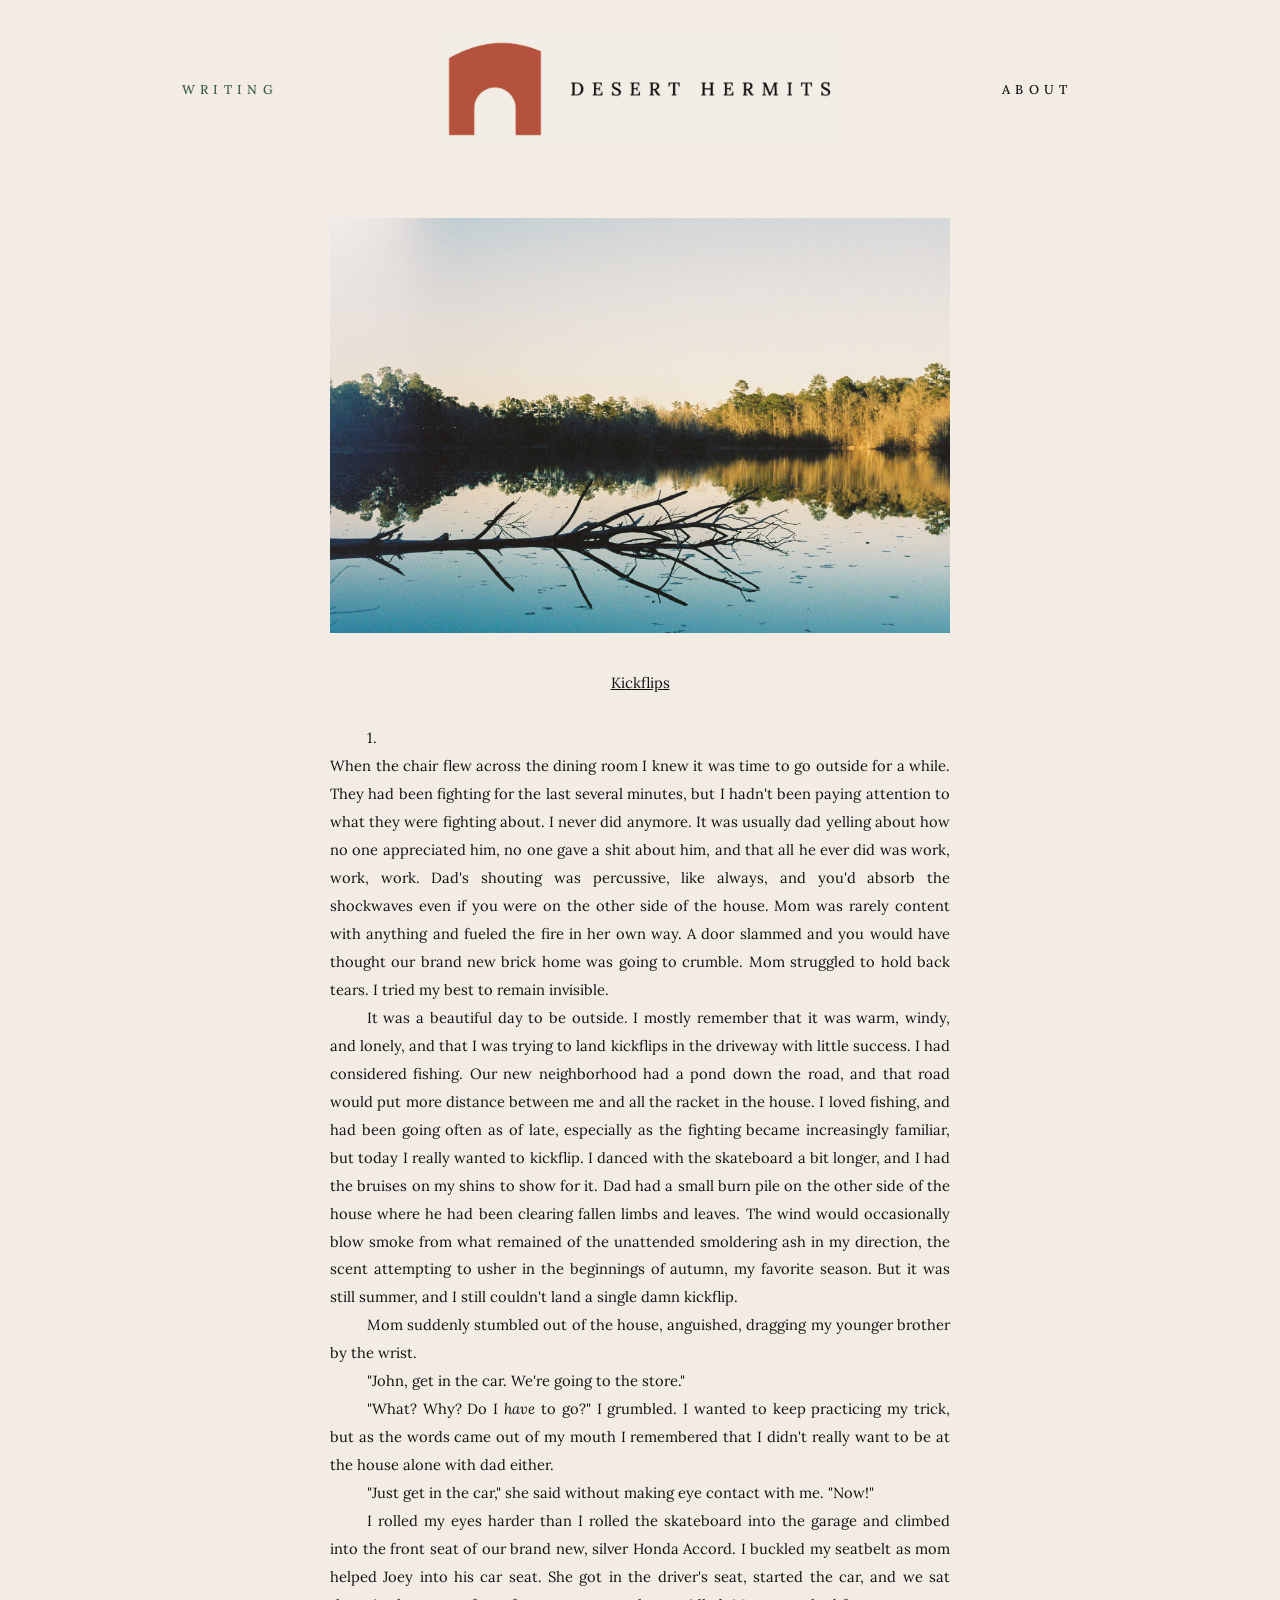
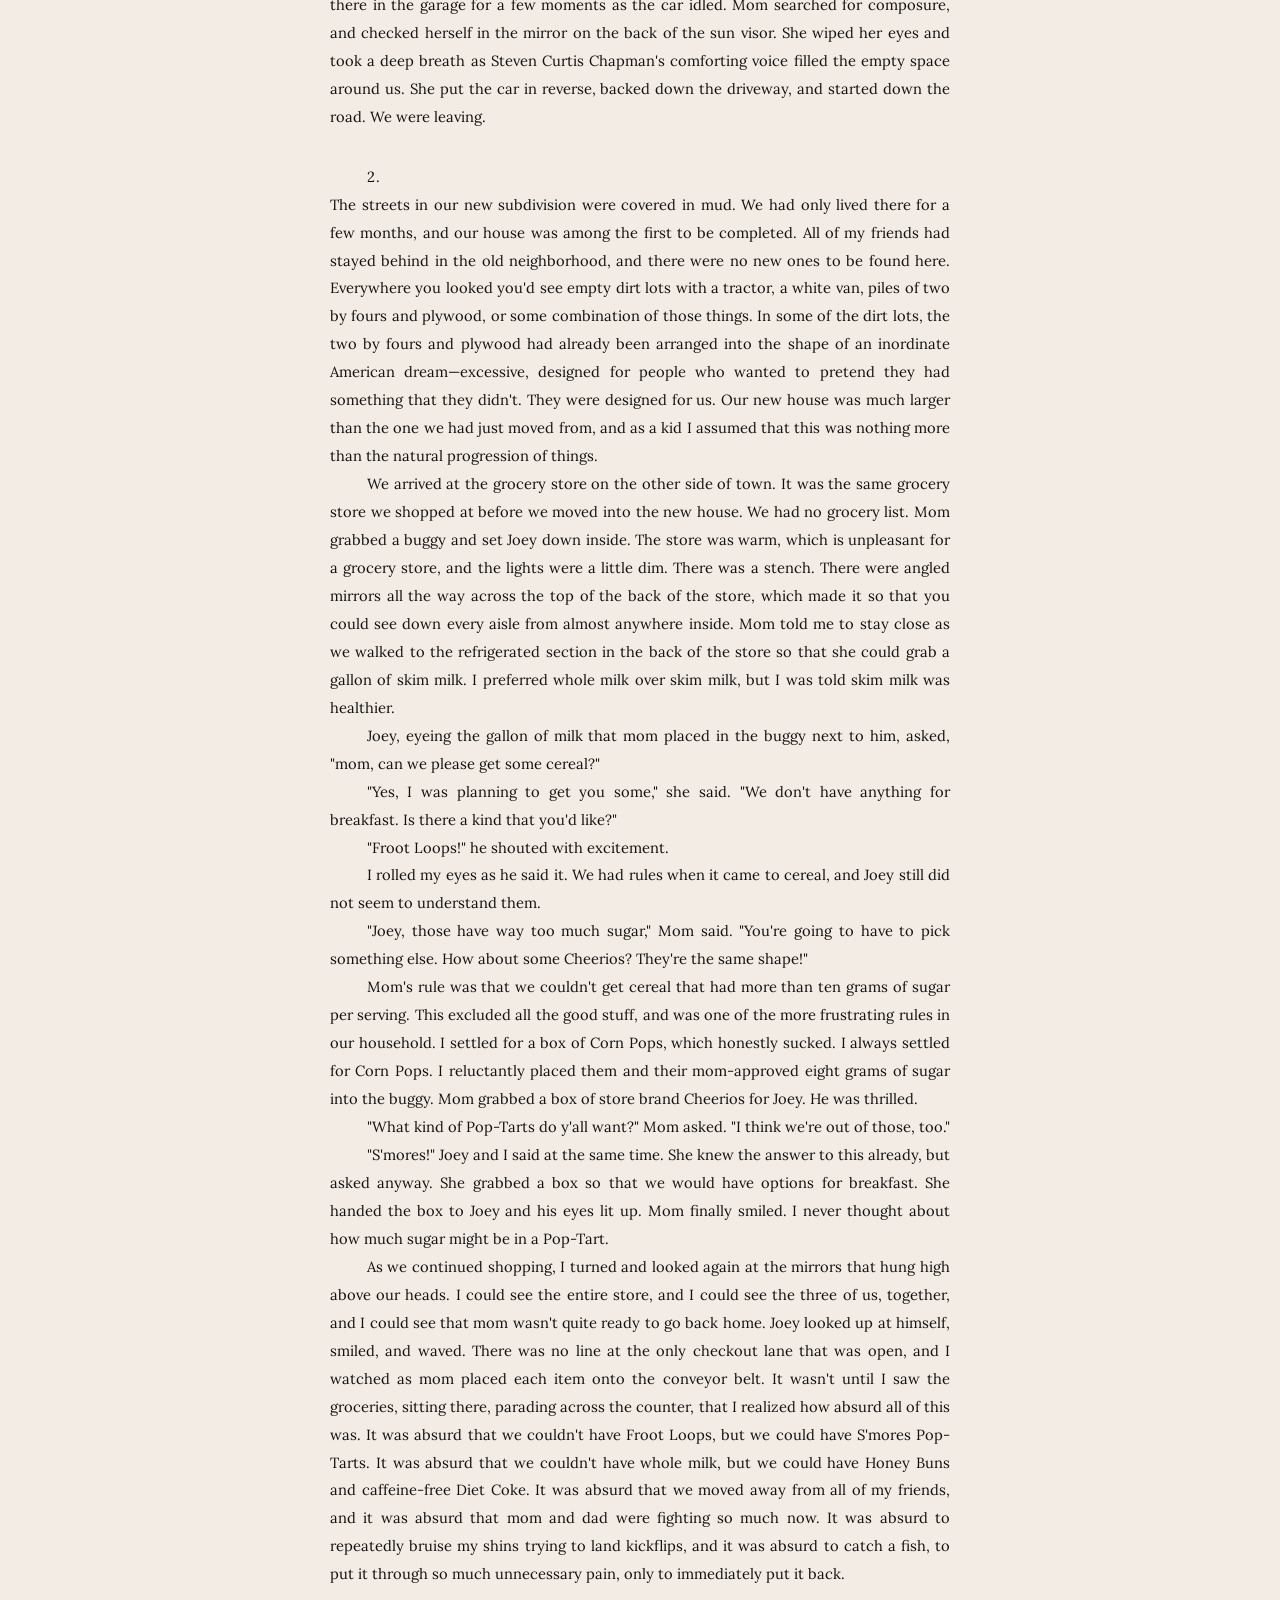
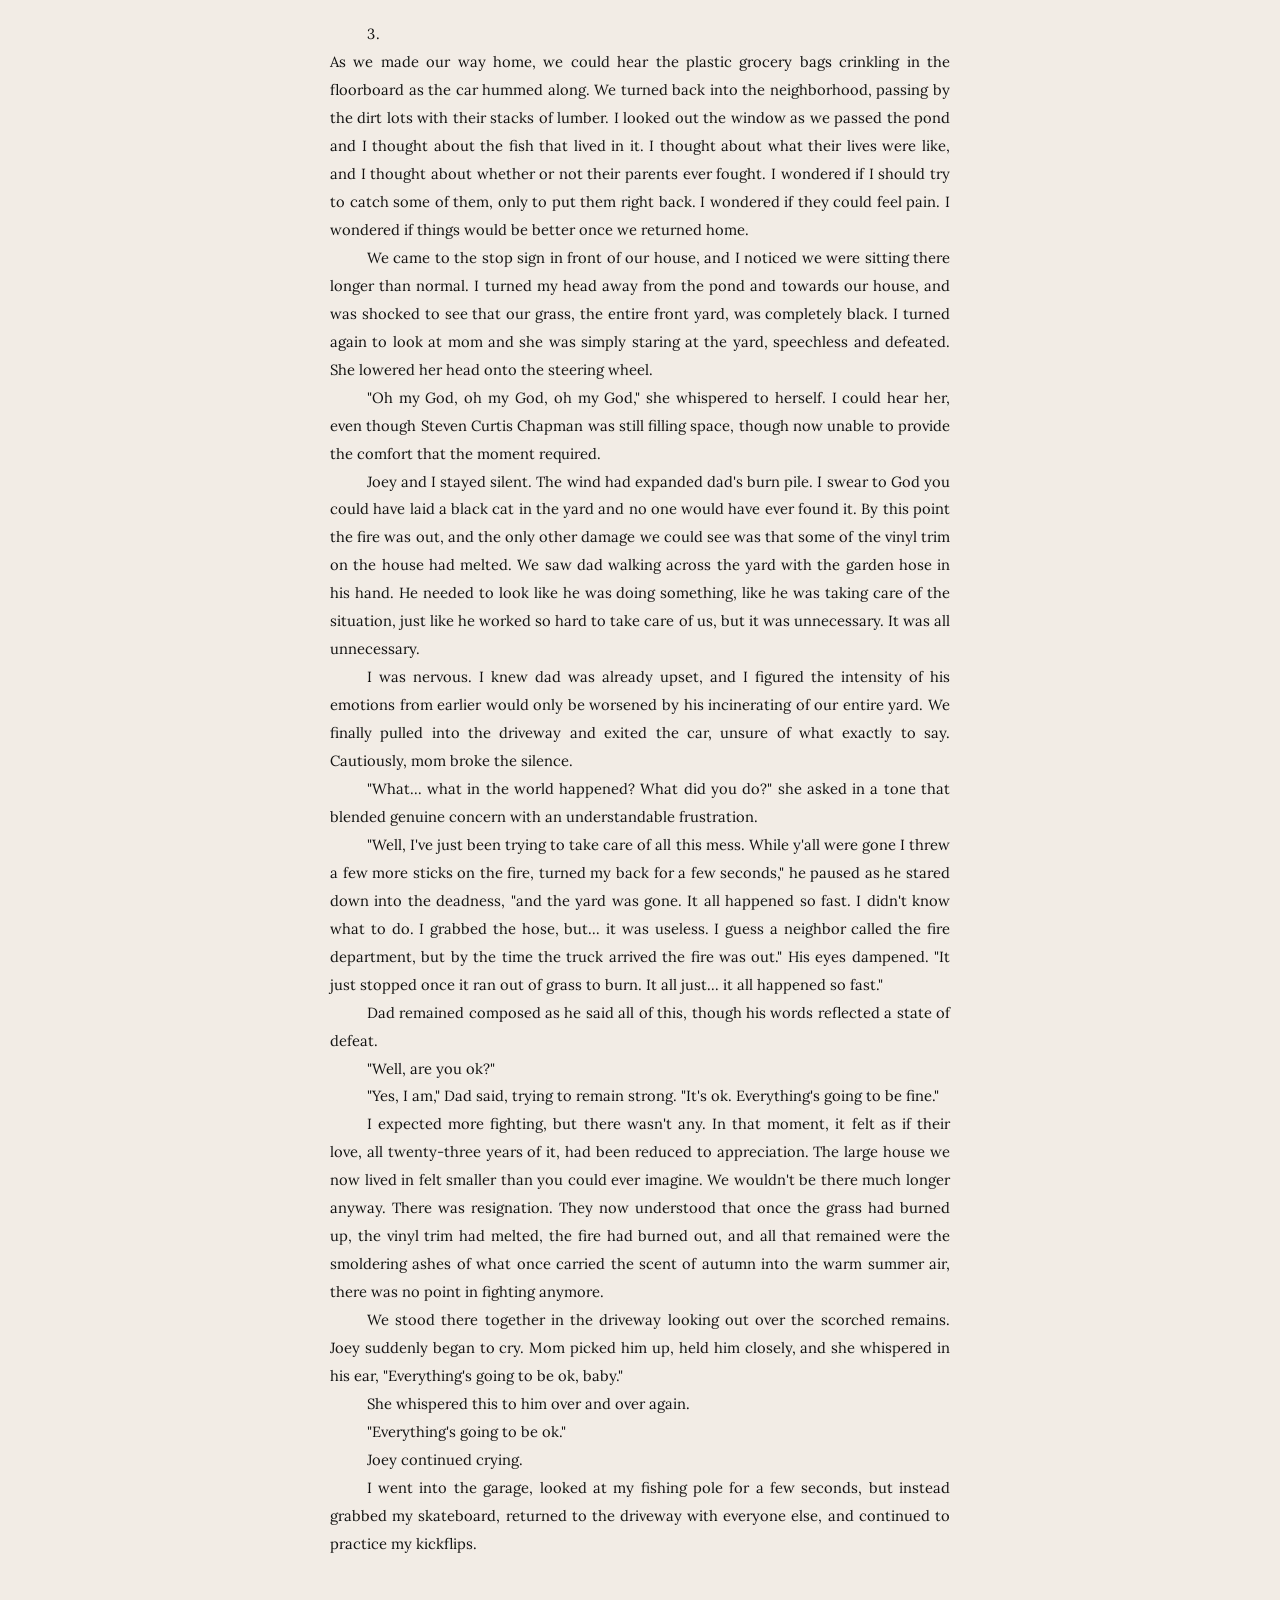
<file: kickflips.html>
<!DOCTYPE html>
<html lang="en">
<head>
  <meta charset="UTF-8" />
  <meta name="viewport" content="width=device-width, initial-scale=1.0" />
  <title>Kickflips — Desert Hermits</title>
  <link rel="stylesheet" href="style.css" />
  <link rel="icon" type="image/png" href="images/favicon.png" />
</head>
<body>

  <header>
    <a href="stories.html" class="nav-link active">Writing</a>
    <a href="index.html" class="logo-link">
      <picture>
      <source media="(max-width: 768px)" srcset="images/logo.png">
      <img src="images/logo.webp" alt="Desert Hermits" />
    </picture>
    </a>
    <a href="about.html" class="nav-link">About</a>
  <button class="nav-toggle" onclick="this.closest('header').classList.toggle('nav-open')">Menu</button>
  </header>

  <main>
    <img class="story-photo" src="images/kickflips-photo.jpg" alt="Add a description of this photo here" />

    <div class="story-body">
      <h1 class="story-title">Kickflips</h1>

      <p class="section-number">1.</p>

      <p class="no-indent">When the chair flew across the dining room I knew it was time to go outside for a while. They had been fighting for the last several minutes, but I hadn't been paying attention to what they were fighting about. I never did anymore. It was usually dad yelling about how no one appreciated him, no one gave a shit about him, and that all he ever did was work, work, work. Dad's shouting was percussive, like always, and you'd absorb the shockwaves even if you were on the other side of the house. Mom was rarely content with anything and fueled the fire in her own way. A door slammed and you would have thought our brand new brick home was going to crumble. Mom struggled to hold back tears. I tried my best to remain invisible.</p>

      <p>It was a beautiful day to be outside. I mostly remember that it was warm, windy, and lonely, and that I was trying to land kickflips in the driveway with little success. I had considered fishing. Our new neighborhood had a pond down the road, and that road would put more distance between me and all the racket in the house. I loved fishing, and had been going often as of late, especially as the fighting became increasingly familiar, but today I really wanted to kickflip. I danced with the skateboard a bit longer, and I had the bruises on my shins to show for it. Dad had a small burn pile on the other side of the house where he had been clearing fallen limbs and leaves. The wind would occasionally blow smoke from what remained of the unattended smoldering ash in my direction, the scent attempting to usher in the beginnings of autumn, my favorite season. But it was still summer, and I still couldn't land a single damn kickflip.</p>

      <p>Mom suddenly stumbled out of the house, anguished, dragging my younger brother by the wrist.</p>

      <p>"John, get in the car. We're going to the store."</p>

      <p>"What? Why? Do I <i>have</i> to go?" I grumbled. I wanted to keep practicing my trick, but as the words came out of my mouth I remembered that I didn't really want to be at the house alone with dad either.</p>

      <p>"Just get in the car," she said without making eye contact with me. "Now!"</p>

      <p>I rolled my eyes harder than I rolled the skateboard into the garage and climbed into the front seat of our brand new, silver Honda Accord. I buckled my seatbelt as mom helped Joey into his car seat. She got in the driver's seat, started the car, and we sat there in the garage for a few moments as the car idled. Mom searched for composure, and checked herself in the mirror on the back of the sun visor. She wiped her eyes and took a deep breath as Steven Curtis Chapman's comforting voice filled the empty space around us. She put the car in reverse, backed down the driveway, and started down the road. We were leaving.</p>

      <p class="section-number">2.</p>

      <p class="no-indent">The streets in our new subdivision were covered in mud. We had only lived there for a few months, and our house was among the first to be completed. All of my friends had stayed behind in the old neighborhood, and there were no new ones to be found here. Everywhere you looked you'd see empty dirt lots with a tractor, a white van, piles of two by fours and plywood, or some combination of those things. In some of the dirt lots, the two by fours and plywood had already been arranged into the shape of an inordinate American dream—excessive, designed for people who wanted to pretend they had something that they didn't. They were designed for us. Our new house was much larger than the one we had just moved from, and as a kid I assumed that this was nothing more than the natural progression of things.</p>

      <p>We arrived at the grocery store on the other side of town. It was the same grocery store we shopped at before we moved into the new house. We had no grocery list. Mom grabbed a buggy and set Joey down inside. The store was warm, which is unpleasant for a grocery store, and the lights were a little dim. There was a stench. There were angled mirrors all the way across the top of the back of the store, which made it so that you could see down every aisle from almost anywhere inside. Mom told me to stay close as we walked to the refrigerated section in the back of the store so that she could grab a gallon of skim milk. I preferred whole milk over skim milk, but I was told skim milk was healthier.</p>

      <p>Joey, eyeing the gallon of milk that mom placed in the buggy next to him, asked, "mom, can we please get some cereal?"</p>

      <p>"Yes, I was planning to get you some," she said. "We don't have anything for breakfast. Is there a kind that you'd like?"</p>

      <p>"Froot Loops!" he shouted with excitement.</p>

      <p>I rolled my eyes as he said it. We had rules when it came to cereal, and Joey still did not seem to understand them.</p>

      <p>"Joey, those have way too much sugar," Mom said. "You're going to have to pick something else. How about some Cheerios? They're the same shape!"</p>

      <p>Mom's rule was that we couldn't get cereal that had more than ten grams of sugar per serving. This excluded all the good stuff, and was one of the more frustrating rules in our household. I settled for a box of Corn Pops, which honestly sucked. I always settled for Corn Pops. I reluctantly placed them and their mom-approved eight grams of sugar into the buggy. Mom grabbed a box of store brand Cheerios for Joey. He was thrilled.</p>

      <p>"What kind of Pop-Tarts do y'all want?" Mom asked. "I think we're out of those, too."</p>

      <p>"S'mores!" Joey and I said at the same time. She knew the answer to this already, but asked anyway. She grabbed a box so that we would have options for breakfast. She handed the box to Joey and his eyes lit up. Mom finally smiled. I never thought about how much sugar might be in a Pop-Tart.</p>

      <p>As we continued shopping, I turned and looked again at the mirrors that hung high above our heads. I could see the entire store, and I could see the three of us, together, and I could see that mom wasn't quite ready to go back home. Joey looked up at himself, smiled, and waved. There was no line at the only checkout lane that was open, and I watched as mom placed each item onto the conveyor belt. It wasn't until I saw the groceries, sitting there, parading across the counter, that I realized how absurd all of this was. It was absurd that we couldn't have Froot Loops, but we could have S'mores Pop-Tarts. It was absurd that we couldn't have whole milk, but we could have Honey Buns and caffeine-free Diet Coke. It was absurd that we moved away from all of my friends, and it was absurd that mom and dad were fighting so much now. It was absurd to repeatedly bruise my shins trying to land kickflips, and it was absurd to catch a fish, to put it through so much unnecessary pain, only to immediately put it back.</p>

      <p class="section-number">3.</p>

      <p class="no-indent">As we made our way home, we could hear the plastic grocery bags crinkling in the floorboard as the car hummed along. We turned back into the neighborhood, passing by the dirt lots with their stacks of lumber. I looked out the window as we passed the pond and I thought about the fish that lived in it. I thought about what their lives were like, and I thought about whether or not their parents ever fought. I wondered if I should try to catch some of them, only to put them right back. I wondered if they could feel pain. I wondered if things would be better once we returned home.</p>

      <p>We came to the stop sign in front of our house, and I noticed we were sitting there longer than normal. I turned my head away from the pond and towards our house, and was shocked to see that our grass, the entire front yard, was completely black. I turned again to look at mom and she was simply staring at the yard, speechless and defeated. She lowered her head onto the steering wheel.</p>

      <p>"Oh my God, oh my God, oh my God," she whispered to herself. I could hear her, even though Steven Curtis Chapman was still filling space, though now unable to provide the comfort that the moment required.</p>

      <p>Joey and I stayed silent. The wind had expanded dad's burn pile. I swear to God you could have laid a black cat in the yard and no one would have ever found it. By this point the fire was out, and the only other damage we could see was that some of the vinyl trim on the house had melted. We saw dad walking across the yard with the garden hose in his hand. He needed to look like he was doing something, like he was taking care of the situation, just like he worked so hard to take care of us, but it was unnecessary. It was all unnecessary.</p>

      <p>I was nervous. I knew dad was already upset, and I figured the intensity of his emotions from earlier would only be worsened by his incinerating of our entire yard. We finally pulled into the driveway and exited the car, unsure of what exactly to say. Cautiously, mom broke the silence.</p>

      <p>"What… what in the world happened? What did you do?" she asked in a tone that blended genuine concern with an understandable frustration.</p>

      <p>"Well, I've just been trying to take care of all this mess. While y'all were gone I threw a few more sticks on the fire, turned my back for a few seconds," he paused as he stared down into the deadness, "and the yard was gone. It all happened so fast. I didn't know what to do. I grabbed the hose, but… it was useless. I guess a neighbor called the fire department, but by the time the truck arrived the fire was out." His eyes dampened. "It just stopped once it ran out of grass to burn. It all just… it all happened so fast."</p>

      <p>Dad remained composed as he said all of this, though his words reflected a state of defeat.</p>

      <p>"Well, are you ok?"</p>

      <p>"Yes, I am," Dad said, trying to remain strong. "It's ok. Everything's going to be fine."</p>

      <p>I expected more fighting, but there wasn't any. In that moment, it felt as if their love, all twenty-three years of it, had been reduced to appreciation. The large house we now lived in felt smaller than you could ever imagine. We wouldn't be there much longer anyway. There was resignation. They now understood that once the grass had burned up, the vinyl trim had melted, the fire had burned out, and all that remained were the smoldering ashes of what once carried the scent of autumn into the warm summer air, there was no point in fighting anymore.</p>

      <p>We stood there together in the driveway looking out over the scorched remains. Joey suddenly began to cry. Mom picked him up, held him closely, and she whispered in his ear, "Everything's going to be ok, baby."</p>

      <p>She whispered this to him over and over again.</p>

      <p>"Everything's going to be ok."</p>

      <p>Joey continued crying.</p>

      <p>I went into the garage, looked at my fishing pole for a few seconds, but instead grabbed my skateboard, returned to the driveway with everyone else, and continued to practice my kickflips.</p>

    </div>
  </main>

</body>
</html>
</file>
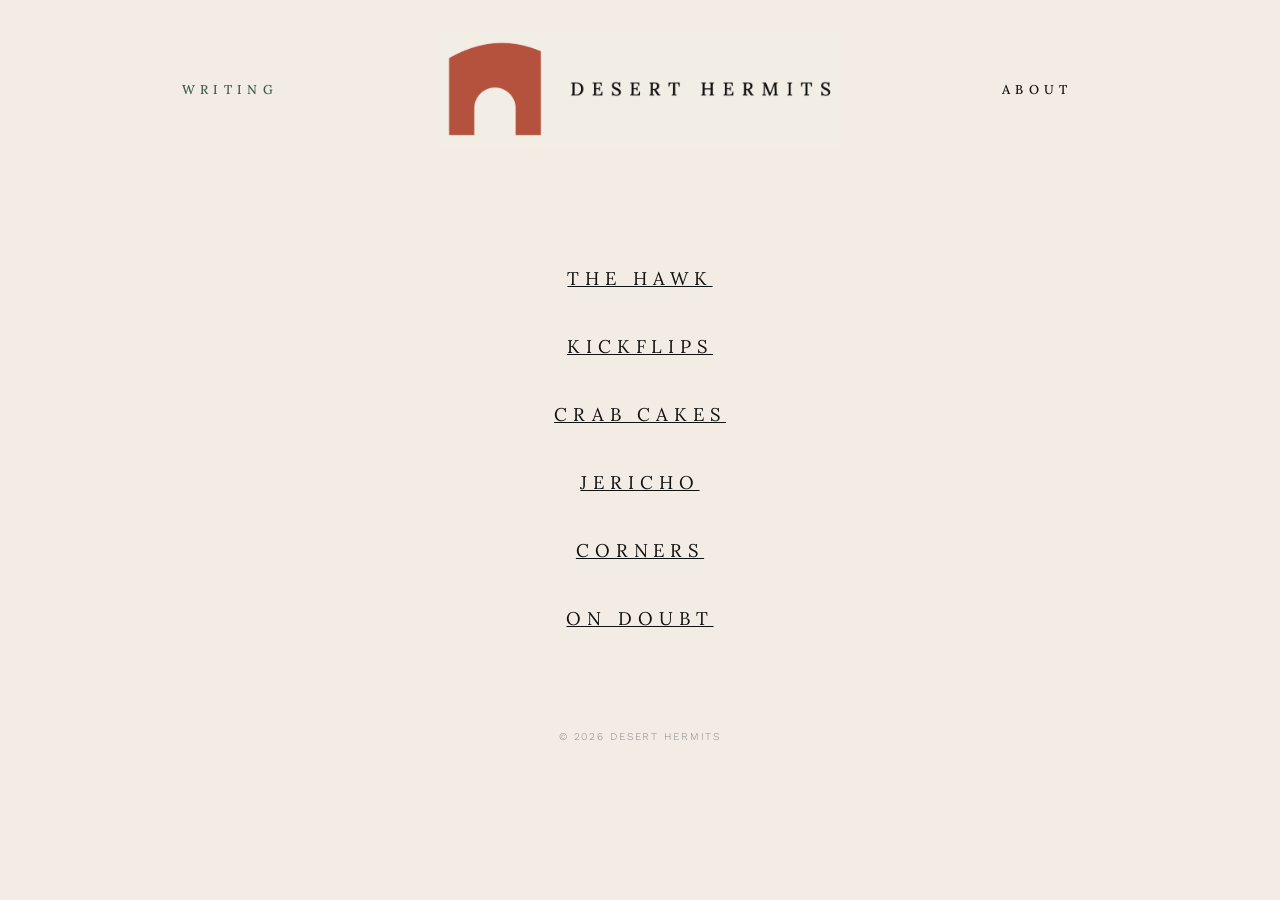
<file: stories.html>
<!DOCTYPE html>
<html lang="en">
<head>
  <meta charset="UTF-8" />
  <meta name="viewport" content="width=device-width, initial-scale=1.0" />
  <title>WRITING — DESERT HERMITS</title>
  <link rel="stylesheet" href="style.css" />
  <link rel="icon" type="image/png" href="images/favicon.png" />
</head>
<body>

  <header>
    <a href="stories.html" class="nav-link active">Writing</a>
    <a href="index.html" class="logo-link">
      <picture>
      <source media="(max-width: 768px)" srcset="images/logo.png">
      <img src="images/logo.webp" alt="Desert Hermits" />
    </picture>
    </a>
    <a href="about.html" class="nav-link">About</a>
  <button class="nav-toggle" onclick="this.closest('header').classList.toggle('nav-open')">Menu</button>
  </header>

  <main>
    <ul class="stories-list">

      <li class="story-item">
        <a href="the-hawk.html">The Hawk</a>
        
      </li>

	<li class="story-item">
        <a href="kickflips.html">Kickflips</a>
     
      </li>

      <li class="story-item">
        <a href="crab-cakes.html">Crab Cakes</a>
       
      </li>

      <li class="story-item">
        <a href="jericho.html">Jericho</a>

      </li>

      <li class="story-item">
        <a href="corners.html">Corners</a>
      </li>

      <li class="story-item">
        <a href="untitled.html">On Doubt</a>
        
      </li>

      <!-- Copy and paste a <li> block above to add more stories -->

    </ul>
  </main>

  <footer>
    <p class="copyright">&copy; <span id="year"></span> Desert Hermits</p>
  </footer>
  <script>document.getElementById("year").textContent = new Date().getFullYear();</script>
</body>
</html>
</file>
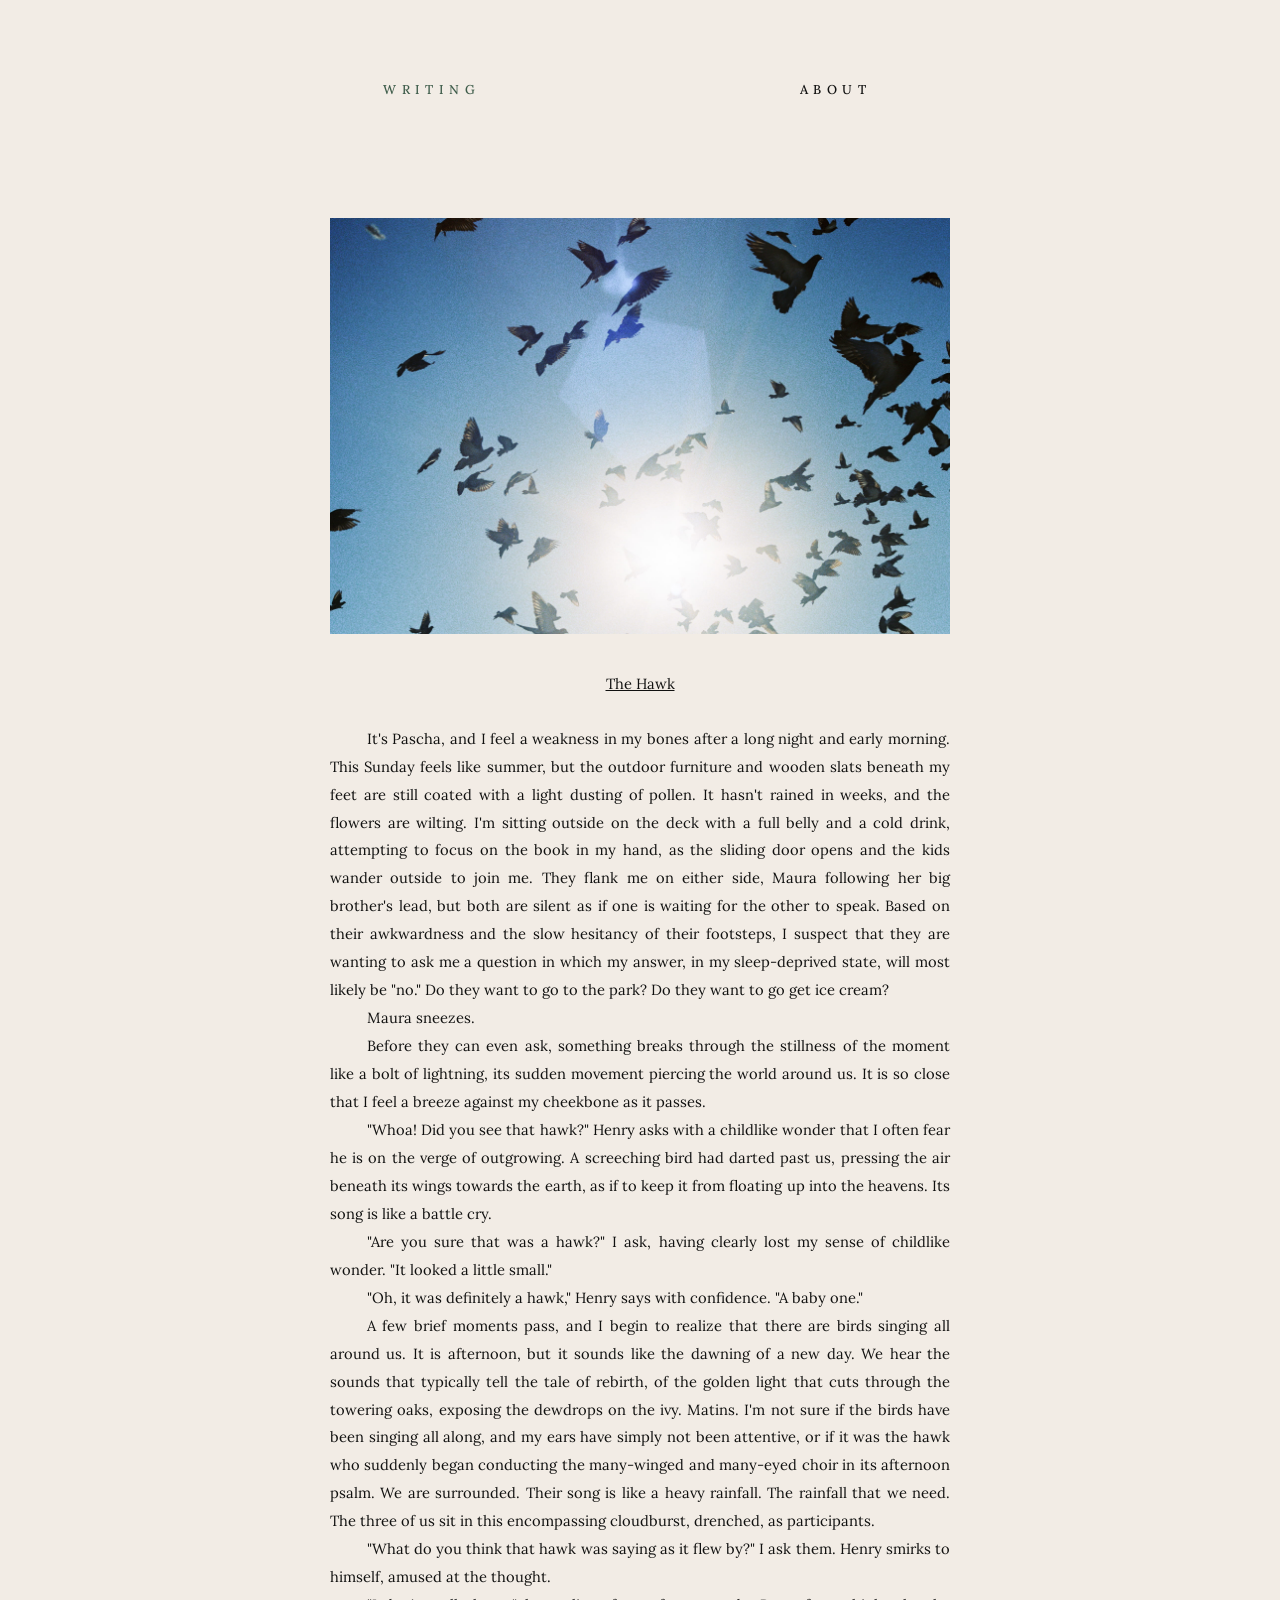
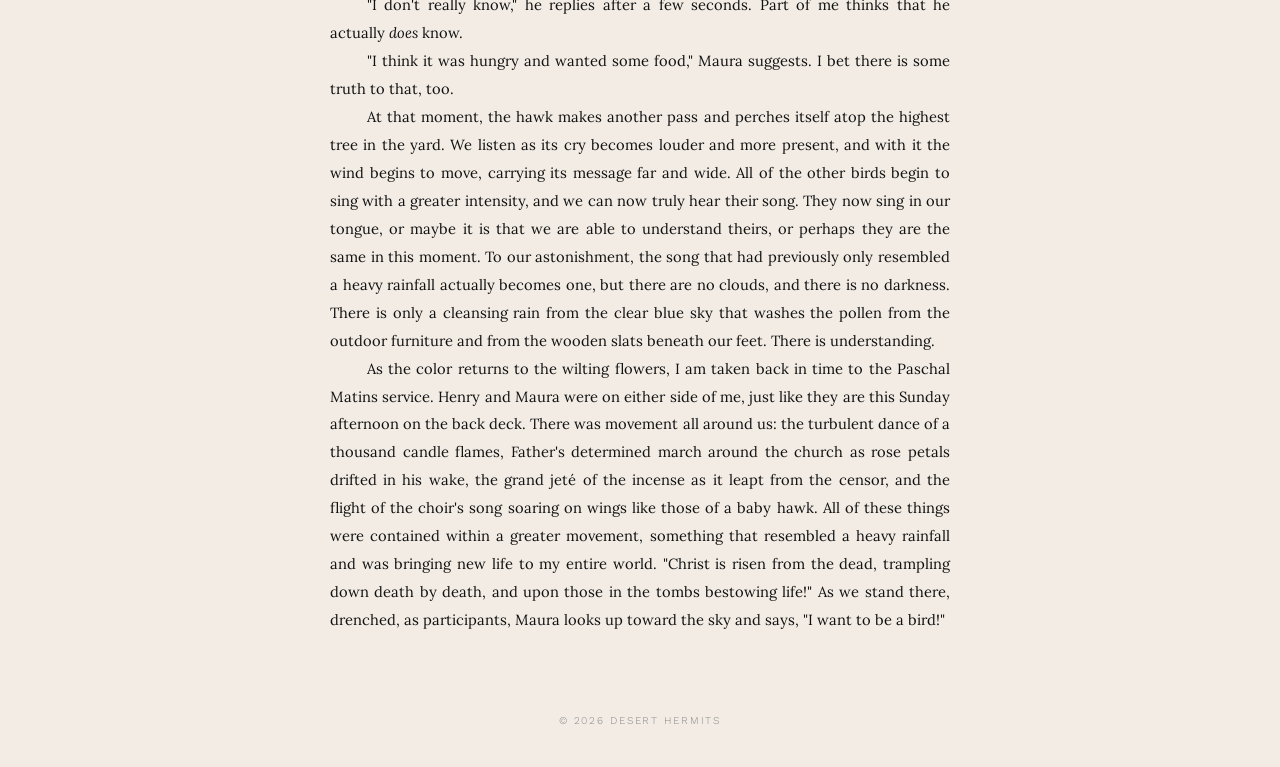
<file: the-hawk.html>
<!DOCTYPE html>
<html lang="en">
<head>
  <meta charset="UTF-8" />
  <meta name="viewport" content="width=device-width, initial-scale=1.0" />
  <title>THE HAWK — DESERT HERMITS</title>
  <link rel="stylesheet" href="style.css" />
  <link rel="icon" type="image/png" href="images/favicon.png" />
</head>
<body>

  <header>
    <a href="stories.html" class="nav-link active">Writing</a>
    <a href="index.html" class="logo-link">
      <picture>
      <source media="(max-width: 768px)" srcset="images/logo.png">
      <img src="images/logo.webp" alt="Desert Hermits" />
    </picture>
    </a>
    <a href="about.html" class="nav-link">About</a>
  <button class="nav-toggle" onclick="this.closest('header').classList.toggle('nav-open')">Menu</button>
  </header>

  <main>
    <img class="story-photo" src="images/birds.jpg" alt="Add a description of this photo here" />

    <div class="story-body">
      <h1 class="story-title">The Hawk</h1>

      <p>It's Pascha, and I feel a weakness in my bones after a long night and early morning. This Sunday feels like summer, but the outdoor furniture and wooden slats beneath my feet are still coated with a light dusting of pollen. It hasn't rained in weeks, and the flowers are wilting. I'm sitting outside on the deck with a full belly and a cold drink, attempting to focus on the book in my hand, as the sliding door opens and the kids wander outside to join me. They flank me on either side, Maura following her big brother's lead, but both are silent as if one is waiting for the other to speak. Based on their awkwardness and the slow hesitancy of their footsteps, I suspect that they are wanting to ask me a question in which my answer, in my sleep-deprived state, will most likely be "no." Do they want to go to the park? Do they want to go get ice cream?</p>

      <p>Maura sneezes.</p>

      <p>Before they can even ask, something breaks through the stillness of the moment like a bolt of lightning, its sudden movement piercing the world around us. It is so close that I feel a breeze against my cheekbone as it passes.</p>

      <p>"Whoa! Did you see that hawk?" Henry asks with a childlike wonder that I often fear he is on the verge of outgrowing. A screeching bird had darted past us, pressing the air beneath its wings towards the earth, as if to keep it from floating up into the heavens. Its song is like a battle cry.</p>

      <p>"Are you sure that was a hawk?" I ask, having clearly lost my sense of childlike wonder. "It looked a little small."</p>

      <p>"Oh, it was definitely a hawk," Henry says with confidence. "A baby one."</p>

      <p>A few brief moments pass, and I begin to realize that there are birds singing all around us. It is afternoon, but it sounds like the dawning of a new day. We hear the sounds that typically tell the tale of rebirth, of the golden light that cuts through the towering oaks, exposing the dewdrops on the ivy. Matins. I'm not sure if the birds have been singing all along, and my ears have simply not been attentive, or if it was the hawk who suddenly began conducting the many-winged and many-eyed choir in its afternoon psalm. We are surrounded. Their song is like a heavy rainfall. The rainfall that we need. The three of us sit in this encompassing cloudburst, drenched, as participants.</p>

      <p>"What do you think that hawk was saying as it flew by?" I ask them. Henry smirks to himself, amused at the thought.</p>

      <p>"I don't really know," he replies after a few seconds. Part of me thinks that he actually <em>does</em> know.</p>

      <p>"I think it was hungry and wanted some food," Maura suggests. I bet there is some truth to that, too.</p>

      <p>At that moment, the hawk makes another pass and perches itself atop the highest tree in the yard. We listen as its cry becomes louder and more present, and with it the wind begins to move, carrying its message far and wide. All of the other birds begin to sing with a greater intensity, and we can now truly hear their song. They now sing in our tongue, or maybe it is that we are able to understand theirs, or perhaps they are the same in this moment. To our astonishment, the song that had previously only resembled a heavy rainfall actually becomes one, but there are no clouds, and there is no darkness. There is only a cleansing rain from the clear blue sky that washes the pollen from the outdoor furniture and from the wooden slats beneath our feet. There is understanding.</p>

      <p>As the color returns to the wilting flowers, I am taken back in time to the Paschal Matins service. Henry and Maura were on either side of me, just like they are this Sunday afternoon on the back deck. There was movement all around us: the turbulent dance of a thousand candle flames, Father's determined march around the church as rose petals drifted in his wake, the grand jeté of the incense as it leapt from the censor, and the flight of the choir's song soaring on wings like those of a baby hawk. All of these things were contained within a greater movement, something that resembled a heavy rainfall and was bringing new life to my entire world. "Christ is risen from the dead, trampling down death by death, and upon those in the tombs bestowing life!" As we stand there, drenched, as participants, Maura looks up toward the sky and says, "I want to be a bird!"</p>
    </div>
  </main>

  <footer>
    <p class="copyright">&copy; <span id="year"></span> Desert Hermits</p>
  </footer>
  <script>document.getElementById("year").textContent = new Date().getFullYear();</script>
</body>
</html>
</file>
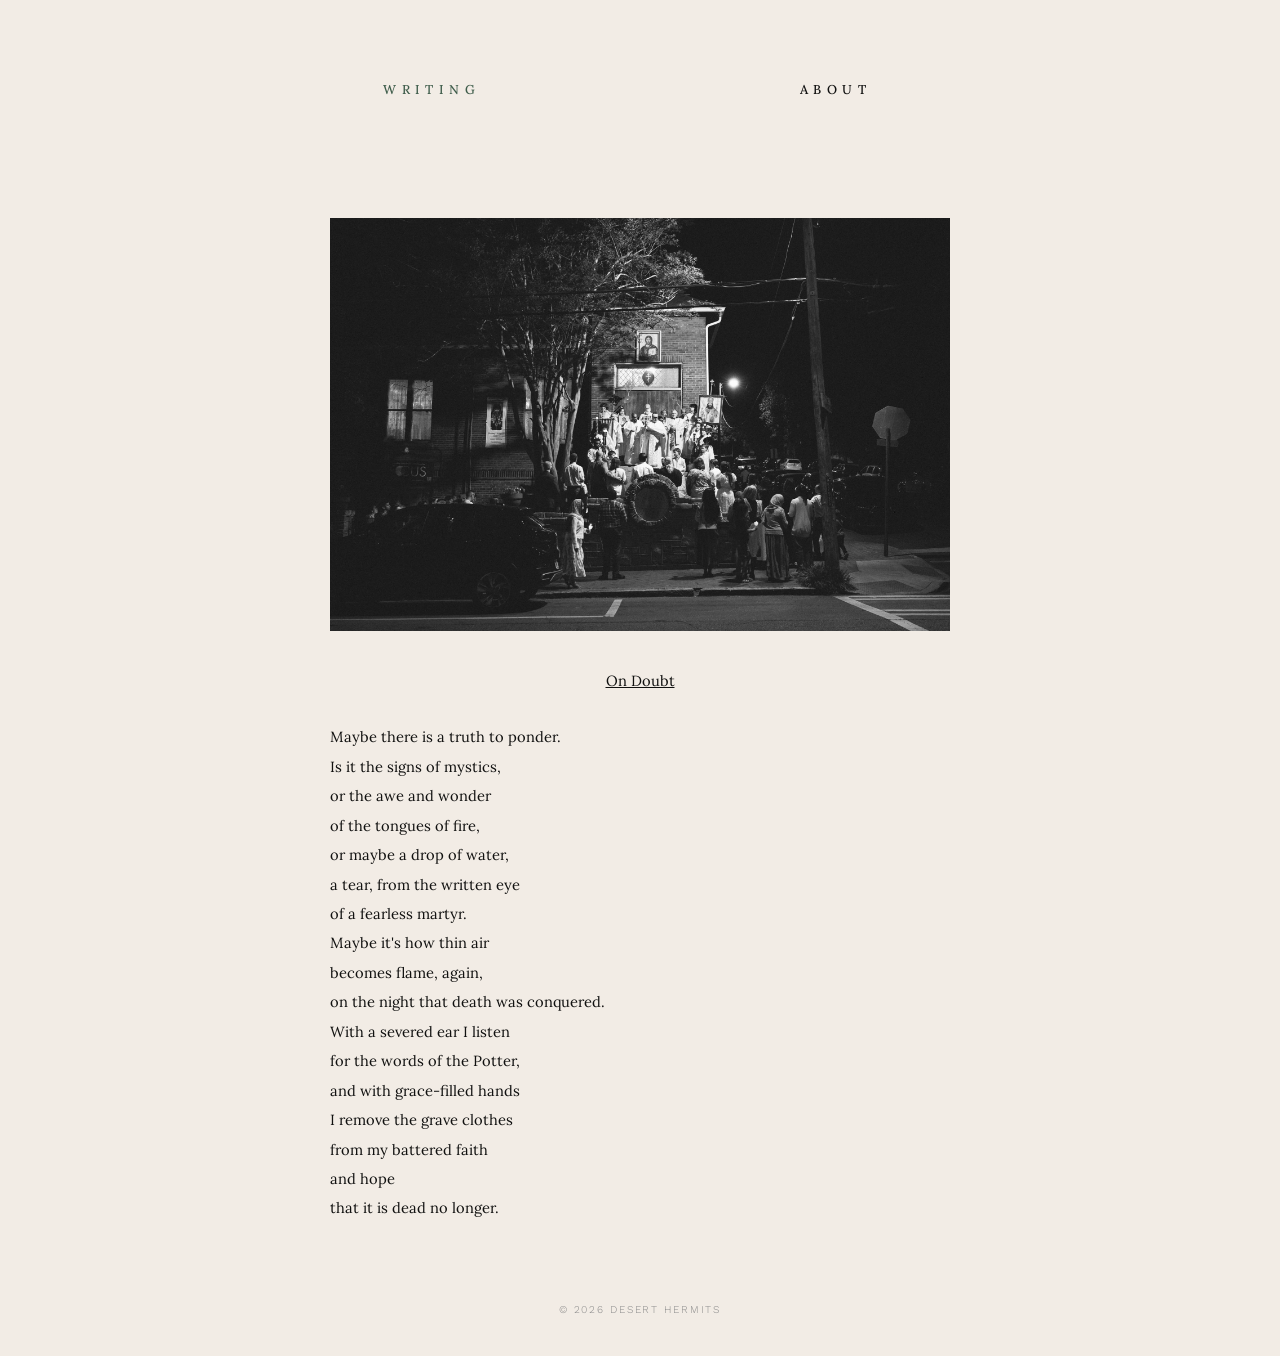
<file: untitled.html>
<!DOCTYPE html>
<html lang="en">
<head>
  <meta charset="UTF-8" />
  <meta name="viewport" content="width=device-width, initial-scale=1.0" />
  <title>On Doubt — DESERT HERMITS</title>
  <link rel="stylesheet" href="style.css" />
  <link rel="icon" type="image/png" href="images/favicon.png" />
  <style>
    .poem-body {
      max-width: 620px;
      margin: 0 auto;
      text-align: left;
    }

    .poem-body p {
      font-size: 0.92rem;
      line-height: 2;
      text-align: left;
      text-indent: 0;
      white-space: pre-line;
    }
  </style>
</head>
<body>

  <header>
    <a href="stories.html" class="nav-link active">Writing</a>
    <a href="index.html" class="logo-link">
      <picture>
      <source media="(max-width: 768px)" srcset="images/logo.png">
      <img src="images/logo.webp" alt="Desert Hermits" />
    </picture>
    </a>
    <a href="about.html" class="nav-link">About</a>
  <button class="nav-toggle" onclick="this.closest('header').classList.toggle('nav-open')">Menu</button>
  </header>

  <main>
    <img class="story-photo" src="images/untitled-photo.jpg" alt="Add a description of this photo here" />

    <div class="poem-body">
      <h1 class="story-title">On Doubt</h1>

      <p>Maybe there is a truth to ponder.
Is it the signs of mystics,
or the awe and wonder
of the tongues of fire,
or maybe a drop of water,
a tear, from the written eye
of a fearless martyr.
Maybe it's how thin air
becomes flame, again,
on the night that death was conquered.
With a severed ear I listen
for the words of the Potter,
and with grace-filled hands
I remove the grave clothes
from my battered faith
and hope
that it is dead no longer.</p>
    </div>
  </main>

  <footer>
    <p class="copyright">&copy; <span id="year"></span> Desert Hermits</p>
  </footer>
  <script>document.getElementById("year").textContent = new Date().getFullYear();</script>
</body>
</html>
</file>
<file: style.css>
@import url('https://fonts.googleapis.com/css2?family=Lora:ital,wght@0,400;0,500;0,600;1,400&family=Work+Sans:ital,wght@0,300;0,400;1,300;1,400&display=swap');

*, *::before, *::after {
  box-sizing: border-box;
  margin: 0;
  padding: 0;
}

body {
  background-color: #f2ece5;
  font-family: 'Lora', serif;
  color: #111110;
  min-height: 100vh;
}

img {
  border-radius: 0;
}

/* ── Header ── */
header {
  max-width: 1000px;
  margin: 0 auto;
  padding: 32px 40px 0;
  display: grid;
  grid-template-columns: 1fr auto 1fr;
  align-items: center;
  gap: 0;
}

.logo-link {
  display: flex;
  justify-content: center;
  text-decoration: none;
}

.logo-link:hover {
  opacity: 0.7;
}

.logo-link img {
  height: 114px;
  width: auto;
  display: block;
}

.nav-link {
  text-decoration: none;
  color: #111110;
  font-family: 'Lora', serif;
  font-size: 0.8rem;
  font-weight: 500;
  letter-spacing: 0.42em;
  text-transform: uppercase;
  white-space: nowrap;
}

.nav-link:hover,
.nav-link.active {
  color: #3E5C4A;
}

.nav-link:first-child {
  text-align: right;
  padding-right: 160px;
}

.nav-link:nth-child(3) {
  text-align: left;
  padding-left: 160px;
}

.nav-toggle {
  display: none;
  background: none;
  border: none;
  cursor: pointer;
  font-family: 'Lora', serif;
  font-size: 0.8rem;
  font-weight: 500;
  letter-spacing: 0.42em;
  text-transform: uppercase;
  color: #111110;
  padding: 0;
  position: absolute;
  right: 16px;
  top: 28px;
}

.nav-toggle:hover {
  color: #3E5C4A;
}

/* ── Main content ── */
main {
  max-width: 860px;
  margin: 0 auto;
  padding: 72px 24px 80px;
  text-align: center;
}

/* ── Home ── */
.home-photo {
  width: 100%;
  max-width: 620px;
  height: auto;
  display: block;
  margin: 0 auto 32px;
}

.home-intro {
  max-width: 600px;
  margin: 0 auto;
  font-family: 'Lora', serif;
  font-size: 0.8rem;
  font-weight: 500;
  line-height: 1.8;
  text-transform: uppercase;
  letter-spacing: 0.42em;
}

/* ── About ── */
.about-section {
  display: flex;
  align-items: center;
  gap: 48px;
  text-align: left;
}

.about-photo {
  width: 100%;
  max-width: 340px;
  height: auto;
  display: block;
  flex-shrink: 0;
}

.about-text a {
  color: #3E5C4A;
  text-decoration: underline;
}

.about-text a:hover {
  opacity: 0.7;
}

.about-text {
  font-size: 0.92rem;
  line-height: 1.9;
  text-align: left;
}

.about-text p + p {
  margin-top: 1.2em;
}

/* ── Stories ── */
.stories-list {
  list-style: none;
  display: flex;
  flex-direction: column;
  gap: 24px;
  text-align: center;
  margin-top: 3rem;
}

.story-item {
  padding-bottom: 20px;
}

.story-item a {
  font-size: 1.15rem;
  color: #111110;
  text-decoration: underline;
  font-weight: 400;
  text-transform: uppercase;
  letter-spacing: 0.32em;
}

.story-item a:hover {
  color: #3E5C4A;
}

.story-tagline {
  margin-top: 6px;
  font-size: 0.85rem;
  font-family: 'Work Sans', sans-serif;
  font-weight: 300;
  letter-spacing: 0.03em;
  color: #111110;
}

.story-meta {
  margin-top: 6px;
  font-size: 0.9rem;
  font-style: italic;
  color: #666;
}

/* ── Contact ── */
.contact-layout {
  display: flex;
  align-items: center;
  justify-content: center;
  gap: 64px;
}

.contact-photo {
  width: 100%;
  max-width: 400px;
  height: auto;
  display: block;
  flex: 0 0 280px;
}


.contact-links {
  list-style: none;
  display: flex;
  flex-direction: column;
  gap: 16px;
  margin-top: 8px;
  text-align: left;
  flex: 0 0 280px;
}

.contact-links a {
  font-size: 0.92rem;
  color: #111110;
  text-decoration: none;
  font-weight: 400;
  border-bottom: 1px solid #111110;
  padding-bottom: 2px;
}

.contact-links a:hover {
  color: #3E5C4A;
  border-bottom-color: #3E5C4A;
}

.page-title {
  font-size: 1.8rem;
  font-weight: 400;
  margin-bottom: 32px;
  text-transform: uppercase;
  letter-spacing: 0.32em;
}

/* ── Story pages ── */
.story-photo {
  display: block;
  width: 100%;
  max-width: 620px;
  height: auto;
  margin: 0 auto 40px;
}


.story-body {
  max-width: 620px;
  margin: 0 auto;
  text-align: left;
}

.story-title {
  font-size: 0.92rem;
  font-weight: 400;
  text-decoration: underline;
  text-transform: none;
  letter-spacing: normal;
  margin-bottom: 2rem;
  text-align: center;
}

.story-body p {
  font-size: 0.92rem;
  line-height: 1.9;
  text-align: justify;
  text-indent: 2.5em;
  margin-bottom: 0;
}

.story-body p.no-indent {
  text-indent: 0;
}

.section-number {
  font-size: 0.92rem;
  font-weight: 400;
  text-align: center;
  margin: 2rem 0 1rem;
  letter-spacing: 0.1em;
}

/* ── Dictionary tooltips ── */
.tooltip-word {
  position: relative;
  cursor: default;
  transition: color 0.15s ease;
}

.tooltip-word:hover {
  color: #3E5C4A;
}

.tooltip-content {
  display: none;
  position: absolute;
  bottom: calc(100% + 14px);
  left: 50%;
  transform: translateX(-50%);
  width: 300px;
  background: #ede7df;
  border: 1px solid #c4b8aa;
  padding: 18px 20px;
  font-family: 'Lora', serif;
  font-size: 0.72rem;
  font-weight: 400;
  line-height: 1.8;
  text-align: left;
  text-transform: none;
  letter-spacing: 0.01em;
  color: #111110;
  z-index: 100;
  pointer-events: none;
  white-space: normal;
}

.tooltip-content::after {
  content: '';
  position: absolute;
  top: 100%;
  left: 50%;
  transform: translateX(-50%);
  border: 6px solid transparent;
  border-top-color: #c4b8aa;
}

.tooltip-content::before {
  content: '';
  position: absolute;
  top: 100%;
  left: 50%;
  transform: translateX(-50%);
  border: 5px solid transparent;
  border-top-color: #ede7df;
  z-index: 1;
  margin-top: -1px;
}

.tooltip-word:hover .tooltip-content {
  display: block;
}

.dict-headword {
  font-weight: 600;
  letter-spacing: 0.02em;
}

.dict-pron {
  font-style: italic;
  color: #555;
}

.dict-etym {
  color: #666;
}

.dict-def {
  display: block;
  margin-top: 0.6em;
}

.dict-note {
  display: block;
  margin-top: 0.6em;
  padding-left: 0.8em;
}

/* ── Footer ── */
footer {
  max-width: 860px;
  margin: 0 auto;
  padding: 0 24px 40px;
  text-align: center;
}

.copyright {
  font-family: 'Work Sans', sans-serif;
  font-size: 0.65rem;
  font-weight: 300;
  letter-spacing: 0.18em;
  text-transform: uppercase;
  color: #888;
  text-align: center;
}


/* ── Responsive ── */
@media (max-width: 768px) {
  header {
    display: flex;
    justify-content: space-between;
    align-items: center;
    padding: 16px 16px 0;
    flex-wrap: wrap;
    gap: 0;
  }

  .nav-toggle {
    display: block;
    position: static;
    order: 2;
  }

  .nav-link {
    display: none;
    order: 3;
    flex: 0 0 100%;
    text-align: right !important;
    padding: 14px 0 !important;
  }

  header.nav-open .nav-link {
    display: block;
  }

  header.nav-open .nav-link:first-child {
    margin-top: 12px;
    border-top: 1px solid #d9d2cb;
    padding-top: 16px !important;
  }

  .logo-link {
    order: 1;
  }

  .logo-link img {
    height: 90px;
  }

  main {
    padding: 32px 16px 60px;
  }

  .home-photo {
    max-width: 100%;
  }

  .home-intro {
    font-size: 0.8rem;
  }

  .about-section {
    flex-direction: column;
  }

  .about-photo {
    max-width: 100%;
  }

  .about-text {
    font-size: 0.92rem;
  }

  .story-item a {
    font-size: 1rem;
  }

  .contact-layout {
    flex-direction: column;
    gap: 32px;
  }

  .contact-photo {
    flex: none;
    max-width: 100%;
  }

  .contact-links {
    flex: none;
  }

  .contact-links a {
    font-size: 0.92rem;
  }

  .page-title {
    font-size: 1.4rem;
  }

  .story-photo {
    max-width: 100%;
  }

}
</file>
